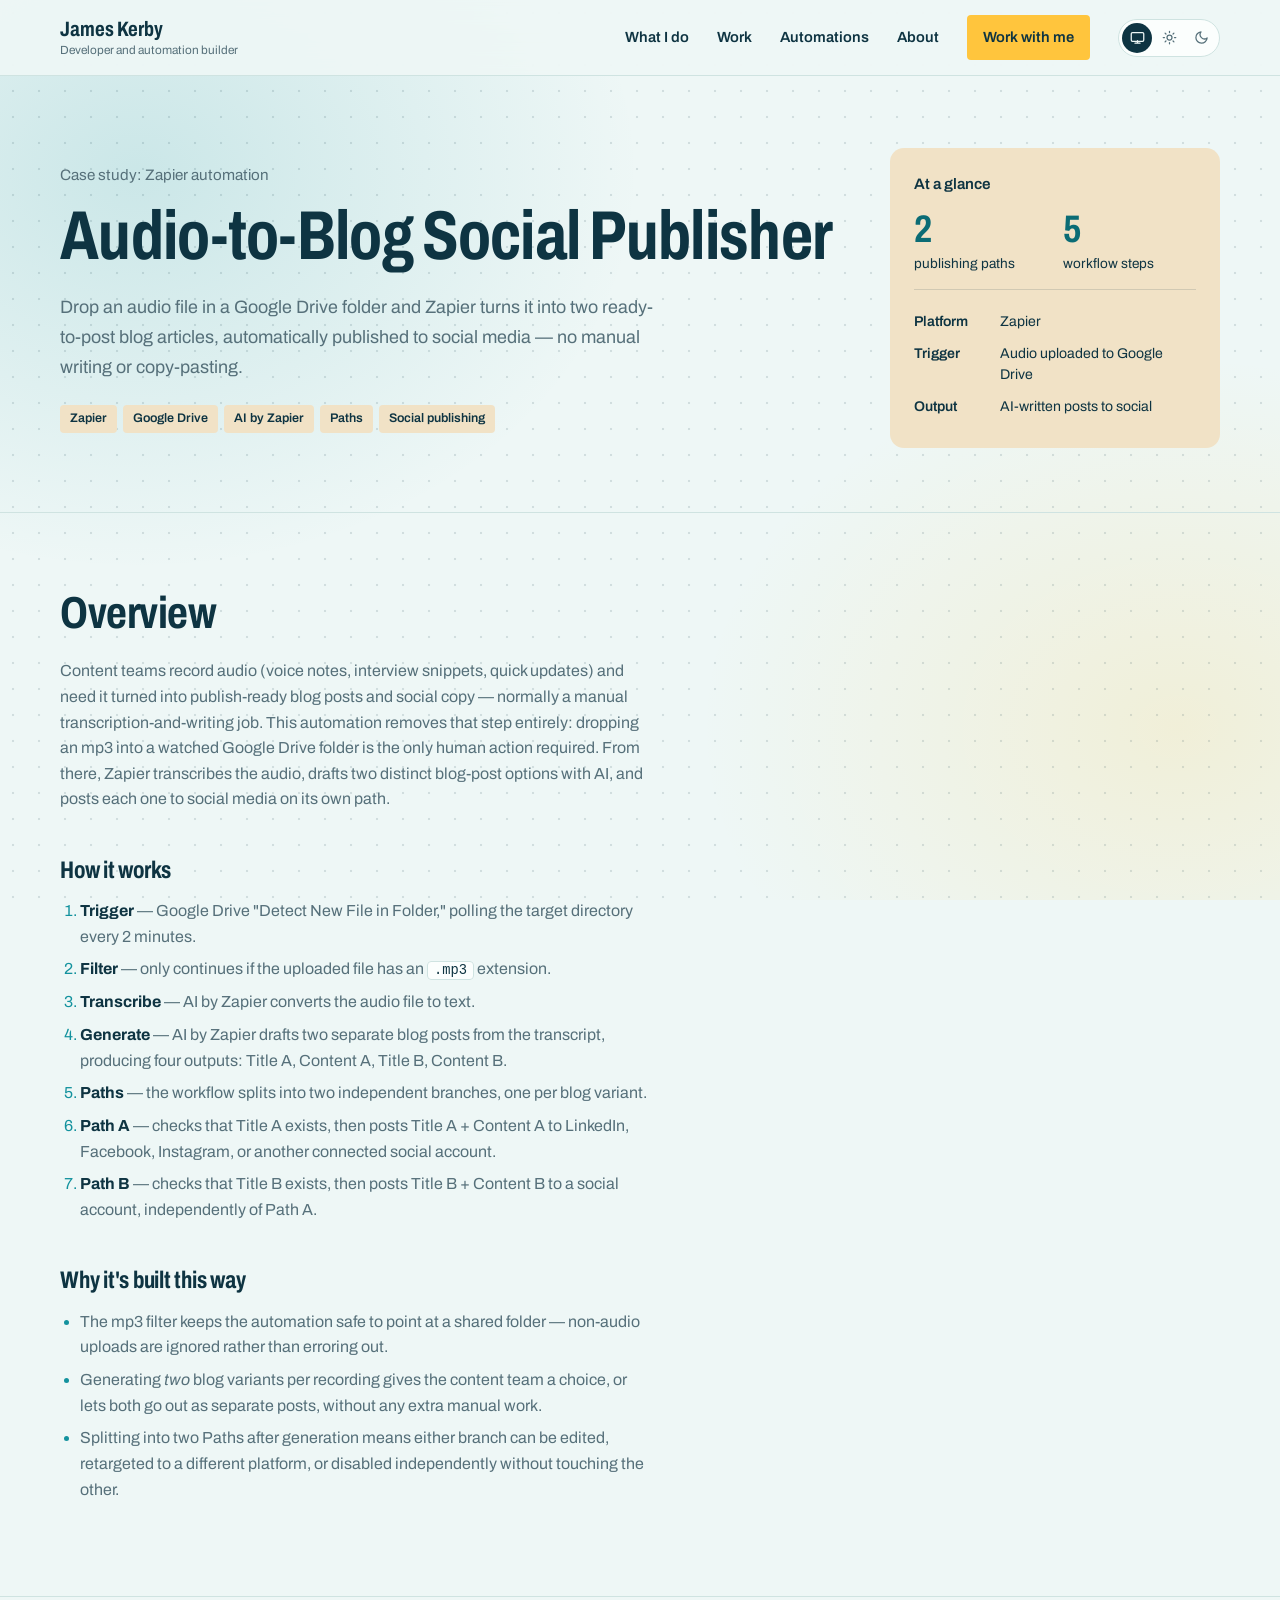
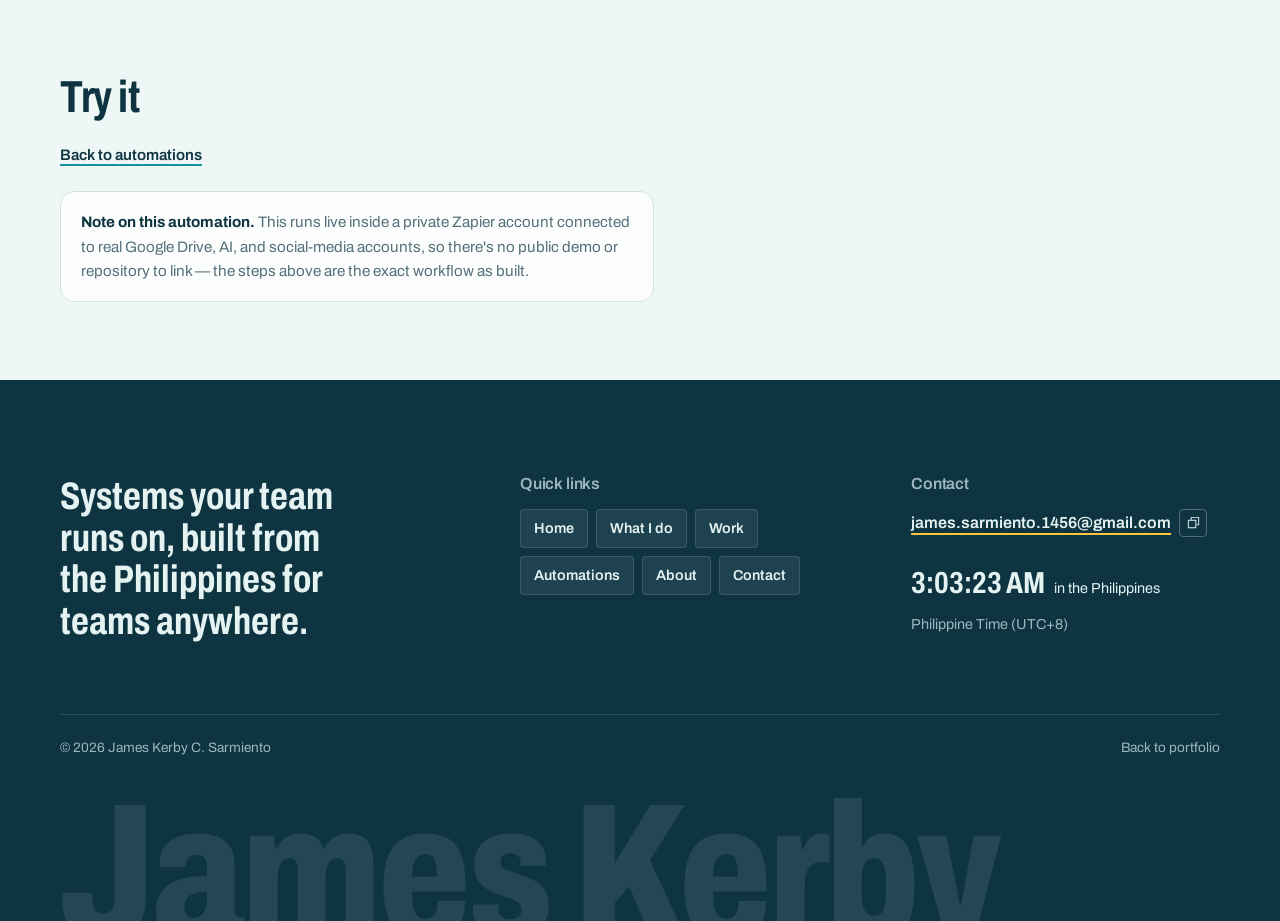
<file: projects/auto-audioblog.html>
<!DOCTYPE html>
<html lang="en">
<head>
<meta charset="UTF-8">
<script>(function(){try{var t=localStorage.getItem('portfolio-theme');if(t!=='light'&&t!=='dark')t='system';document.documentElement.setAttribute('data-theme',t);}catch(e){document.documentElement.setAttribute('data-theme','system');}})();</script>
<meta name="theme-color" content="#EEF7F6">
<meta name="color-scheme" content="light dark">
<meta name="viewport" content="width=device-width, initial-scale=1">
<title>Audio-to-Blog Social Publisher — Case Study — James Kerby C. Sarmiento</title>
<meta name="description" content="A Zapier automation that transcribes an uploaded audio file, generates two AI blog posts, and auto-publishes each to social media.">
<link rel="icon" href="../assets/img/favicon.svg" type="image/svg+xml">
<link rel="preconnect" href="https://fonts.googleapis.com">
<link rel="preconnect" href="https://fonts.gstatic.com" crossorigin>
<link href="https://fonts.googleapis.com/css2?family=Archivo:wdth,wght@62..125,400..800&display=swap" rel="stylesheet">
<link rel="stylesheet" href="../css/home.css?v=20261010">
<link rel="stylesheet" href="../css/case-study.css?v=20261010">
<script src="../js/portfolio.js?v=20261010" defer></script>
</head>
<body class="case-study">

<a class="skip-link" href="#main">Skip to content</a>
<header class="site-header">
  <div class="container header-inner">
    <a class="brand" href="../index.html" aria-label="James Kerby Sarmiento, home"><span class="brand-name">James Kerby<small>Developer and automation builder</small></span></a>
    <nav class="nav" id="nav" aria-label="Main navigation">
      <a href="../index.html#services">What I do</a><a href="../index.html#projects">Work</a><a href="../index.html#automations">Automations</a><a href="../index.html#about">About</a>
      <a class="nav-cta" href="../index.html#contact">Work with me</a>
    </nav>
    <div class="theme-switch" role="group" aria-label="Color theme">
      <button type="button" class="theme-switch-btn" data-theme-btn="system" aria-pressed="true" aria-label="Match system theme" title="System"><svg viewBox="0 0 24 24" fill="none" stroke="currentColor" stroke-width="2" stroke-linecap="round" stroke-linejoin="round"><rect x="2" y="4" width="20" height="14" rx="2"/><path d="M8 21h8M12 17v4"/></svg></button>
      <button type="button" class="theme-switch-btn" data-theme-btn="light" aria-pressed="false" aria-label="Light theme" title="Light"><svg viewBox="0 0 24 24" fill="none" stroke="currentColor" stroke-width="2" stroke-linecap="round"><circle cx="12" cy="12" r="4"/><path d="M12 2v2M12 20v2M4.93 4.93l1.41 1.41M17.66 17.66l1.41 1.41M2 12h2M20 12h2M4.93 19.07l1.41-1.41M17.66 6.34l1.41-1.41"/></svg></button>
      <button type="button" class="theme-switch-btn" data-theme-btn="dark" aria-pressed="false" aria-label="Dark theme" title="Dark"><svg viewBox="0 0 24 24" fill="none" stroke="currentColor" stroke-width="2" stroke-linecap="round" stroke-linejoin="round"><path d="M21 12.79A9 9 0 1 1 11.21 3 7 7 0 0 0 21 12.79z"/></svg></button>
    </div>
    <button class="nav-toggle" type="button" aria-label="Open menu" aria-expanded="false" aria-controls="nav"><span></span><span></span><span></span></button>
  </div>
</header>

<main id="main">

  <div class="casestudy-band">
    <div class="container band-grid">
      <div class="band-copy">
        <p class="eyebrow">Case study: Zapier automation</p>
        <h1>Audio-to-Blog Social Publisher</h1>
        <p class="lead">Drop an audio file in a Google Drive folder and Zapier turns it into two ready-to-post blog articles, automatically published to social media — no manual writing or copy-pasting.</p>
        <div class="chip-row">
          <span class="chip">Zapier</span><span class="chip">Google Drive</span>
          <span class="chip">AI by Zapier</span><span class="chip">Paths</span>
          <span class="chip">Social publishing</span>
        </div>
      </div>
      <aside class="glance" aria-label="At a glance"><p class="glance-label">At a glance</p><dl class="glance-stats"><div><dt>2</dt><dd>publishing paths</dd></div><div><dt>5</dt><dd>workflow steps</dd></div></dl><ul class="glance-rows"><li><span>Platform</span>Zapier</li><li><span>Trigger</span>Audio uploaded to Google Drive</li><li><span>Output</span>AI-written posts to social</li></ul></aside>
    </div>
  </div>

  <section class="section">
    <div class="container prose" data-reveal>
      <h2>Overview</h2>
      <p>
        Content teams record audio (voice notes, interview snippets, quick
        updates) and need it turned into publish-ready blog posts and social
        copy — normally a manual transcription-and-writing job. This
        automation removes that step entirely: dropping an mp3 into a
        watched Google Drive folder is the only human action required. From
        there, Zapier transcribes the audio, drafts two distinct blog-post
        options with AI, and posts each one to social media on its own path.
      </p>

      <h3>How it works</h3>
      <ol>
        <li><strong>Trigger</strong> — Google Drive "Detect New File in Folder," polling the target directory every 2 minutes.</li>
        <li><strong>Filter</strong> — only continues if the uploaded file has an <code>.mp3</code> extension.</li>
        <li><strong>Transcribe</strong> — AI by Zapier converts the audio file to text.</li>
        <li><strong>Generate</strong> — AI by Zapier drafts two separate blog posts from the transcript, producing four outputs: Title&nbsp;A, Content&nbsp;A, Title&nbsp;B, Content&nbsp;B.</li>
        <li><strong>Paths</strong> — the workflow splits into two independent branches, one per blog variant.</li>
        <li><strong>Path A</strong> — checks that Title&nbsp;A exists, then posts Title&nbsp;A + Content&nbsp;A to LinkedIn, Facebook, Instagram, or another connected social account.</li>
        <li><strong>Path B</strong> — checks that Title&nbsp;B exists, then posts Title&nbsp;B + Content&nbsp;B to a social account, independently of Path A.</li>
      </ol>

      <h3>Why it's built this way</h3>
      <ul>
        <li>The mp3 filter keeps the automation safe to point at a shared folder — non-audio uploads are ignored rather than erroring out.</li>
        <li>Generating <em>two</em> blog variants per recording gives the content team a choice, or lets both go out as separate posts, without any extra manual work.</li>
        <li>Splitting into two Paths after generation means either branch can be edited, retargeted to a different platform, or disabled independently without touching the other.</li>
      </ul>
    </div>
  </section>

  <section class="section">
    <div class="container prose" data-reveal>
      <h2>Try it</h2>
      <div class="btn-row">
        <a class="text-link" href="../index.html#automations">Back to automations</a>
      </div>
      <div class="note note--plain">
        <strong>Note on this automation.</strong> This runs live inside a private
        Zapier account connected to real Google Drive, AI, and social-media
        accounts, so there's no public demo or repository to link — the steps
        above are the exact workflow as built.
      </div>
    </div>
  </section>

</main>

<footer class="site-footer"><div class="container">
    <div class="footer-grid">
      <p class="footer-line">Systems your team runs on, built from the Philippines for teams anywhere.</p>
      <nav class="footer-col" aria-label="Quick links"><h2>Quick links</h2><ul class="footer-links"><li><a href="../index.html#top">Home</a></li><li><a href="../index.html#services">What I do</a></li><li><a href="../index.html#projects">Work</a></li><li><a href="../index.html#automations">Automations</a></li><li><a href="../index.html#about">About</a></li><li><a href="../index.html#contact">Contact</a></li></ul></nav>
      <div class="footer-col"><h2>Contact</h2><span class="email-row"><a class="footer-email" href="mailto:james.sarmiento.1456@gmail.com">james.sarmiento.1456@gmail.com</a><button class="copy-email" type="button" data-copy="james.sarmiento.1456@gmail.com" aria-label="Copy email address" title="Copy email address"><svg class="i-copy" viewBox="0 0 256 256" fill="currentColor" aria-hidden="true"><path d="M216,32H88a8,8,0,0,0-8,8V80H40a8,8,0,0,0-8,8V216a8,8,0,0,0,8,8H168a8,8,0,0,0,8-8V176h40a8,8,0,0,0,8-8V40A8,8,0,0,0,216,32ZM160,208H48V96H160Zm48-48H176V88a8,8,0,0,0-8-8H96V48H208Z"/></svg><svg class="i-check" viewBox="0 0 256 256" fill="currentColor" aria-hidden="true"><path d="M229.66,77.66l-128,128a8,8,0,0,1-11.32,0l-56-56a8,8,0,0,1,11.32-11.32L96,188.69,218.34,66.34a8,8,0,0,1,11.32,11.32Z"/></svg></button></span><p class="footer-clock"><time class="ph-clock">--:--</time> in the Philippines</p><p>Philippine Time (UTC+8)</p></div>
    </div>
    <div class="footer-bottom"><span>© <span id="year">2026</span> James Kerby C. Sarmiento</span><a href="../index.html">Back to portfolio</a></div>
    <p class="footer-sign" aria-hidden="true">James Kerby</p>
  </div></footer>

</body>
</html>
</file>
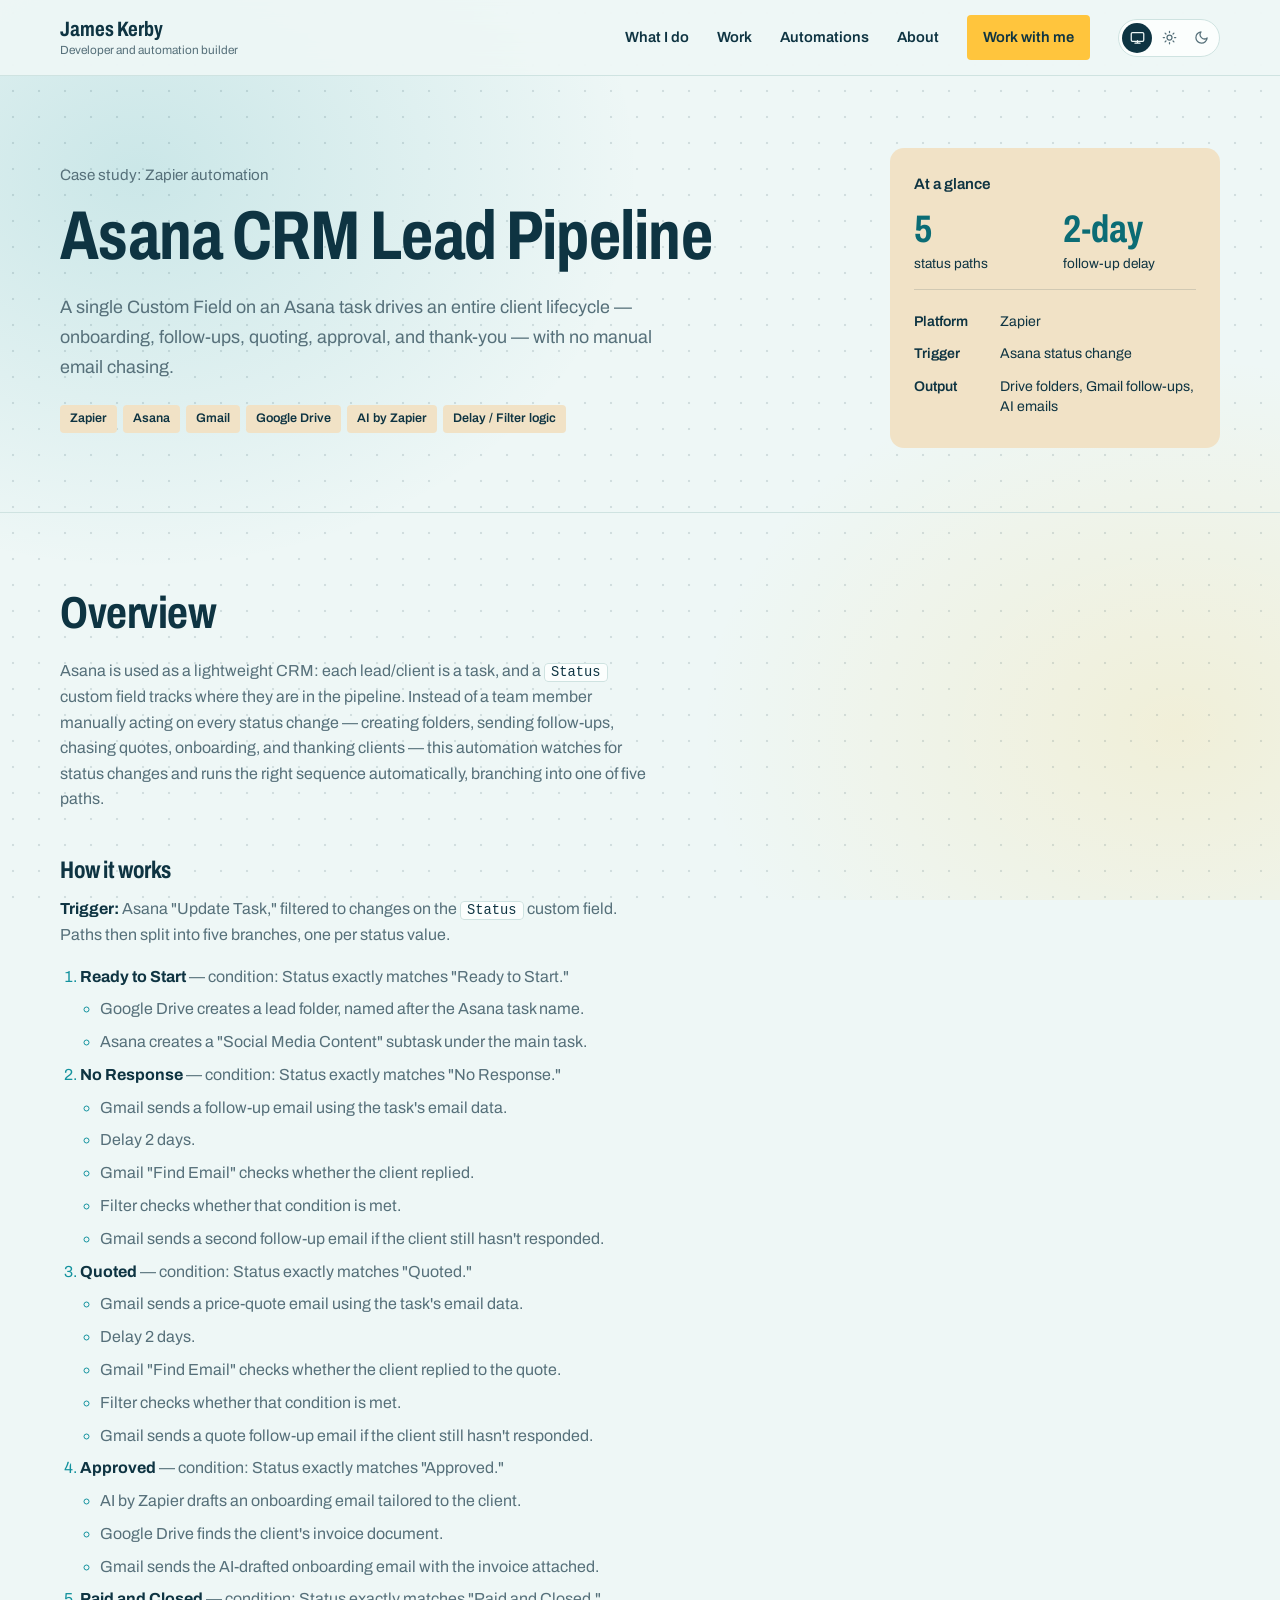
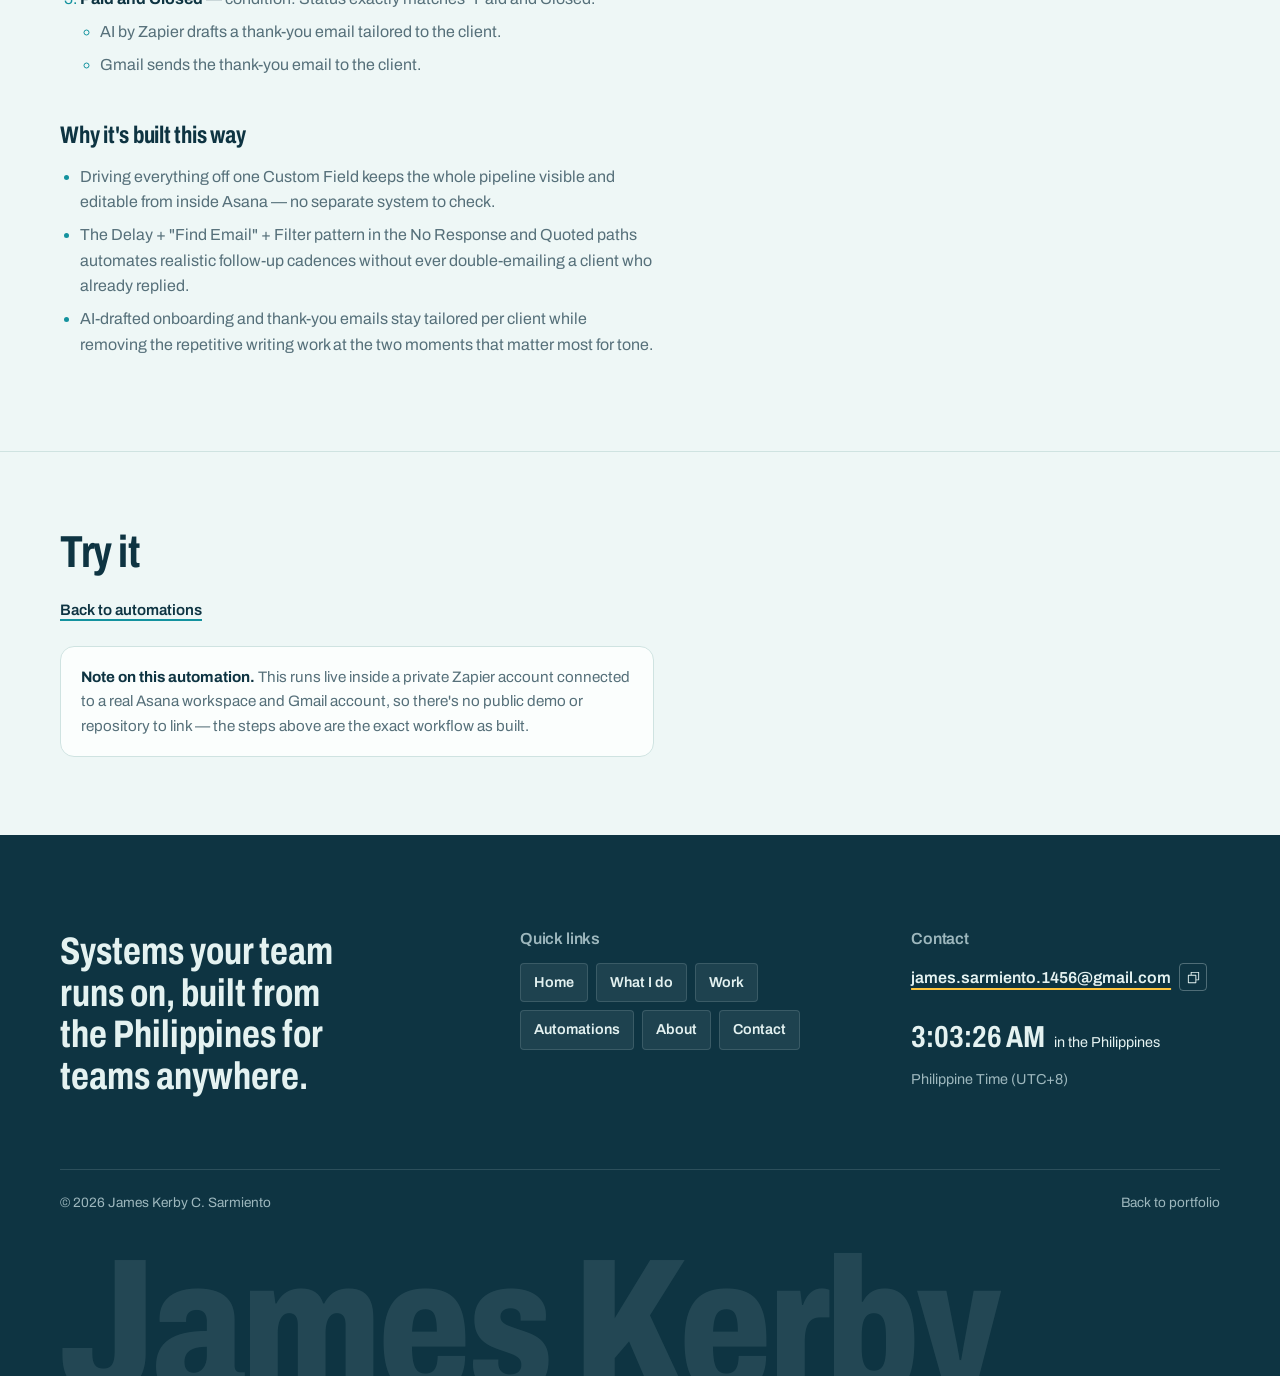
<file: projects/auto-crm.html>
<!DOCTYPE html>
<html lang="en">
<head>
<meta charset="UTF-8">
<script>(function(){try{var t=localStorage.getItem('portfolio-theme');if(t!=='light'&&t!=='dark')t='system';document.documentElement.setAttribute('data-theme',t);}catch(e){document.documentElement.setAttribute('data-theme','system');}})();</script>
<meta name="theme-color" content="#EEF7F6">
<meta name="color-scheme" content="light dark">
<meta name="viewport" content="width=device-width, initial-scale=1">
<title>Asana CRM Lead Pipeline — Case Study — James Kerby C. Sarmiento</title>
<meta name="description" content="A Zapier automation that turns an Asana task's status into a full CRM lifecycle: onboarding folders, timed follow-ups, quotes, and AI-drafted emails.">
<link rel="icon" href="../assets/img/favicon.svg" type="image/svg+xml">
<link rel="preconnect" href="https://fonts.googleapis.com">
<link rel="preconnect" href="https://fonts.gstatic.com" crossorigin>
<link href="https://fonts.googleapis.com/css2?family=Archivo:wdth,wght@62..125,400..800&display=swap" rel="stylesheet">
<link rel="stylesheet" href="../css/home.css?v=20261010">
<link rel="stylesheet" href="../css/case-study.css?v=20261010">
<script src="../js/portfolio.js?v=20261010" defer></script>
</head>
<body class="case-study">

<a class="skip-link" href="#main">Skip to content</a>
<header class="site-header">
  <div class="container header-inner">
    <a class="brand" href="../index.html" aria-label="James Kerby Sarmiento, home"><span class="brand-name">James Kerby<small>Developer and automation builder</small></span></a>
    <nav class="nav" id="nav" aria-label="Main navigation">
      <a href="../index.html#services">What I do</a><a href="../index.html#projects">Work</a><a href="../index.html#automations">Automations</a><a href="../index.html#about">About</a>
      <a class="nav-cta" href="../index.html#contact">Work with me</a>
    </nav>
    <div class="theme-switch" role="group" aria-label="Color theme">
      <button type="button" class="theme-switch-btn" data-theme-btn="system" aria-pressed="true" aria-label="Match system theme" title="System"><svg viewBox="0 0 24 24" fill="none" stroke="currentColor" stroke-width="2" stroke-linecap="round" stroke-linejoin="round"><rect x="2" y="4" width="20" height="14" rx="2"/><path d="M8 21h8M12 17v4"/></svg></button>
      <button type="button" class="theme-switch-btn" data-theme-btn="light" aria-pressed="false" aria-label="Light theme" title="Light"><svg viewBox="0 0 24 24" fill="none" stroke="currentColor" stroke-width="2" stroke-linecap="round"><circle cx="12" cy="12" r="4"/><path d="M12 2v2M12 20v2M4.93 4.93l1.41 1.41M17.66 17.66l1.41 1.41M2 12h2M20 12h2M4.93 19.07l1.41-1.41M17.66 6.34l1.41-1.41"/></svg></button>
      <button type="button" class="theme-switch-btn" data-theme-btn="dark" aria-pressed="false" aria-label="Dark theme" title="Dark"><svg viewBox="0 0 24 24" fill="none" stroke="currentColor" stroke-width="2" stroke-linecap="round" stroke-linejoin="round"><path d="M21 12.79A9 9 0 1 1 11.21 3 7 7 0 0 0 21 12.79z"/></svg></button>
    </div>
    <button class="nav-toggle" type="button" aria-label="Open menu" aria-expanded="false" aria-controls="nav"><span></span><span></span><span></span></button>
  </div>
</header>

<main id="main">

  <div class="casestudy-band">
    <div class="container band-grid">
      <div class="band-copy">
        <p class="eyebrow">Case study: Zapier automation</p>
        <h1>Asana CRM Lead Pipeline</h1>
        <p class="lead">A single Custom Field on an Asana task drives an entire client lifecycle — onboarding, follow-ups, quoting, approval, and thank-you — with no manual email chasing.</p>
        <div class="chip-row">
          <span class="chip">Zapier</span><span class="chip">Asana</span>
          <span class="chip">Gmail</span><span class="chip">Google Drive</span>
          <span class="chip">AI by Zapier</span><span class="chip">Delay / Filter logic</span>
        </div>
      </div>
      <aside class="glance" aria-label="At a glance"><p class="glance-label">At a glance</p><dl class="glance-stats"><div><dt>5</dt><dd>status paths</dd></div><div><dt>2-day</dt><dd>follow-up delay</dd></div></dl><ul class="glance-rows"><li><span>Platform</span>Zapier</li><li><span>Trigger</span>Asana status change</li><li><span>Output</span>Drive folders, Gmail follow-ups, AI emails</li></ul></aside>
    </div>
  </div>

  <section class="section">
    <div class="container prose" data-reveal>
      <h2>Overview</h2>
      <p>
        Asana is used as a lightweight CRM: each lead/client is a task, and a
        <code>Status</code> custom field tracks where they are in the
        pipeline. Instead of a team member manually acting on every status
        change — creating folders, sending follow-ups, chasing quotes,
        onboarding, and thanking clients — this automation watches for status
        changes and runs the right sequence automatically, branching into one
        of five paths.
      </p>

      <h3>How it works</h3>
      <p><strong>Trigger:</strong> Asana "Update Task," filtered to changes on the <code>Status</code> custom field. Paths then split into five branches, one per status value.</p>
      <ol>
        <li>
          <strong>Ready to Start</strong> — condition: Status exactly matches "Ready to Start."
          <ul>
            <li>Google Drive creates a lead folder, named after the Asana task name.</li>
            <li>Asana creates a "Social Media Content" subtask under the main task.</li>
          </ul>
        </li>
        <li>
          <strong>No Response</strong> — condition: Status exactly matches "No Response."
          <ul>
            <li>Gmail sends a follow-up email using the task's email data.</li>
            <li>Delay 2 days.</li>
            <li>Gmail "Find Email" checks whether the client replied.</li>
            <li>Filter checks whether that condition is met.</li>
            <li>Gmail sends a second follow-up email if the client still hasn't responded.</li>
          </ul>
        </li>
        <li>
          <strong>Quoted</strong> — condition: Status exactly matches "Quoted."
          <ul>
            <li>Gmail sends a price-quote email using the task's email data.</li>
            <li>Delay 2 days.</li>
            <li>Gmail "Find Email" checks whether the client replied to the quote.</li>
            <li>Filter checks whether that condition is met.</li>
            <li>Gmail sends a quote follow-up email if the client still hasn't responded.</li>
          </ul>
        </li>
        <li>
          <strong>Approved</strong> — condition: Status exactly matches "Approved."
          <ul>
            <li>AI by Zapier drafts an onboarding email tailored to the client.</li>
            <li>Google Drive finds the client's invoice document.</li>
            <li>Gmail sends the AI-drafted onboarding email with the invoice attached.</li>
          </ul>
        </li>
        <li>
          <strong>Paid and Closed</strong> — condition: Status exactly matches "Paid and Closed."
          <ul>
            <li>AI by Zapier drafts a thank-you email tailored to the client.</li>
            <li>Gmail sends the thank-you email to the client.</li>
          </ul>
        </li>
      </ol>

      <h3>Why it's built this way</h3>
      <ul>
        <li>Driving everything off one Custom Field keeps the whole pipeline visible and editable from inside Asana — no separate system to check.</li>
        <li>The Delay + "Find Email" + Filter pattern in the No Response and Quoted paths automates realistic follow-up cadences without ever double-emailing a client who already replied.</li>
        <li>AI-drafted onboarding and thank-you emails stay tailored per client while removing the repetitive writing work at the two moments that matter most for tone.</li>
      </ul>
    </div>
  </section>

  <section class="section">
    <div class="container prose" data-reveal>
      <h2>Try it</h2>
      <div class="btn-row">
        <a class="text-link" href="../index.html#automations">Back to automations</a>
      </div>
      <div class="note note--plain">
        <strong>Note on this automation.</strong> This runs live inside a private
        Zapier account connected to a real Asana workspace and Gmail account,
        so there's no public demo or repository to link — the steps above are
        the exact workflow as built.
      </div>
    </div>
  </section>

</main>

<footer class="site-footer"><div class="container">
    <div class="footer-grid">
      <p class="footer-line">Systems your team runs on, built from the Philippines for teams anywhere.</p>
      <nav class="footer-col" aria-label="Quick links"><h2>Quick links</h2><ul class="footer-links"><li><a href="../index.html#top">Home</a></li><li><a href="../index.html#services">What I do</a></li><li><a href="../index.html#projects">Work</a></li><li><a href="../index.html#automations">Automations</a></li><li><a href="../index.html#about">About</a></li><li><a href="../index.html#contact">Contact</a></li></ul></nav>
      <div class="footer-col"><h2>Contact</h2><span class="email-row"><a class="footer-email" href="mailto:james.sarmiento.1456@gmail.com">james.sarmiento.1456@gmail.com</a><button class="copy-email" type="button" data-copy="james.sarmiento.1456@gmail.com" aria-label="Copy email address" title="Copy email address"><svg class="i-copy" viewBox="0 0 256 256" fill="currentColor" aria-hidden="true"><path d="M216,32H88a8,8,0,0,0-8,8V80H40a8,8,0,0,0-8,8V216a8,8,0,0,0,8,8H168a8,8,0,0,0,8-8V176h40a8,8,0,0,0,8-8V40A8,8,0,0,0,216,32ZM160,208H48V96H160Zm48-48H176V88a8,8,0,0,0-8-8H96V48H208Z"/></svg><svg class="i-check" viewBox="0 0 256 256" fill="currentColor" aria-hidden="true"><path d="M229.66,77.66l-128,128a8,8,0,0,1-11.32,0l-56-56a8,8,0,0,1,11.32-11.32L96,188.69,218.34,66.34a8,8,0,0,1,11.32,11.32Z"/></svg></button></span><p class="footer-clock"><time class="ph-clock">--:--</time> in the Philippines</p><p>Philippine Time (UTC+8)</p></div>
    </div>
    <div class="footer-bottom"><span>© <span id="year">2026</span> James Kerby C. Sarmiento</span><a href="../index.html">Back to portfolio</a></div>
    <p class="footer-sign" aria-hidden="true">James Kerby</p>
  </div></footer>

</body>
</html>
</file>
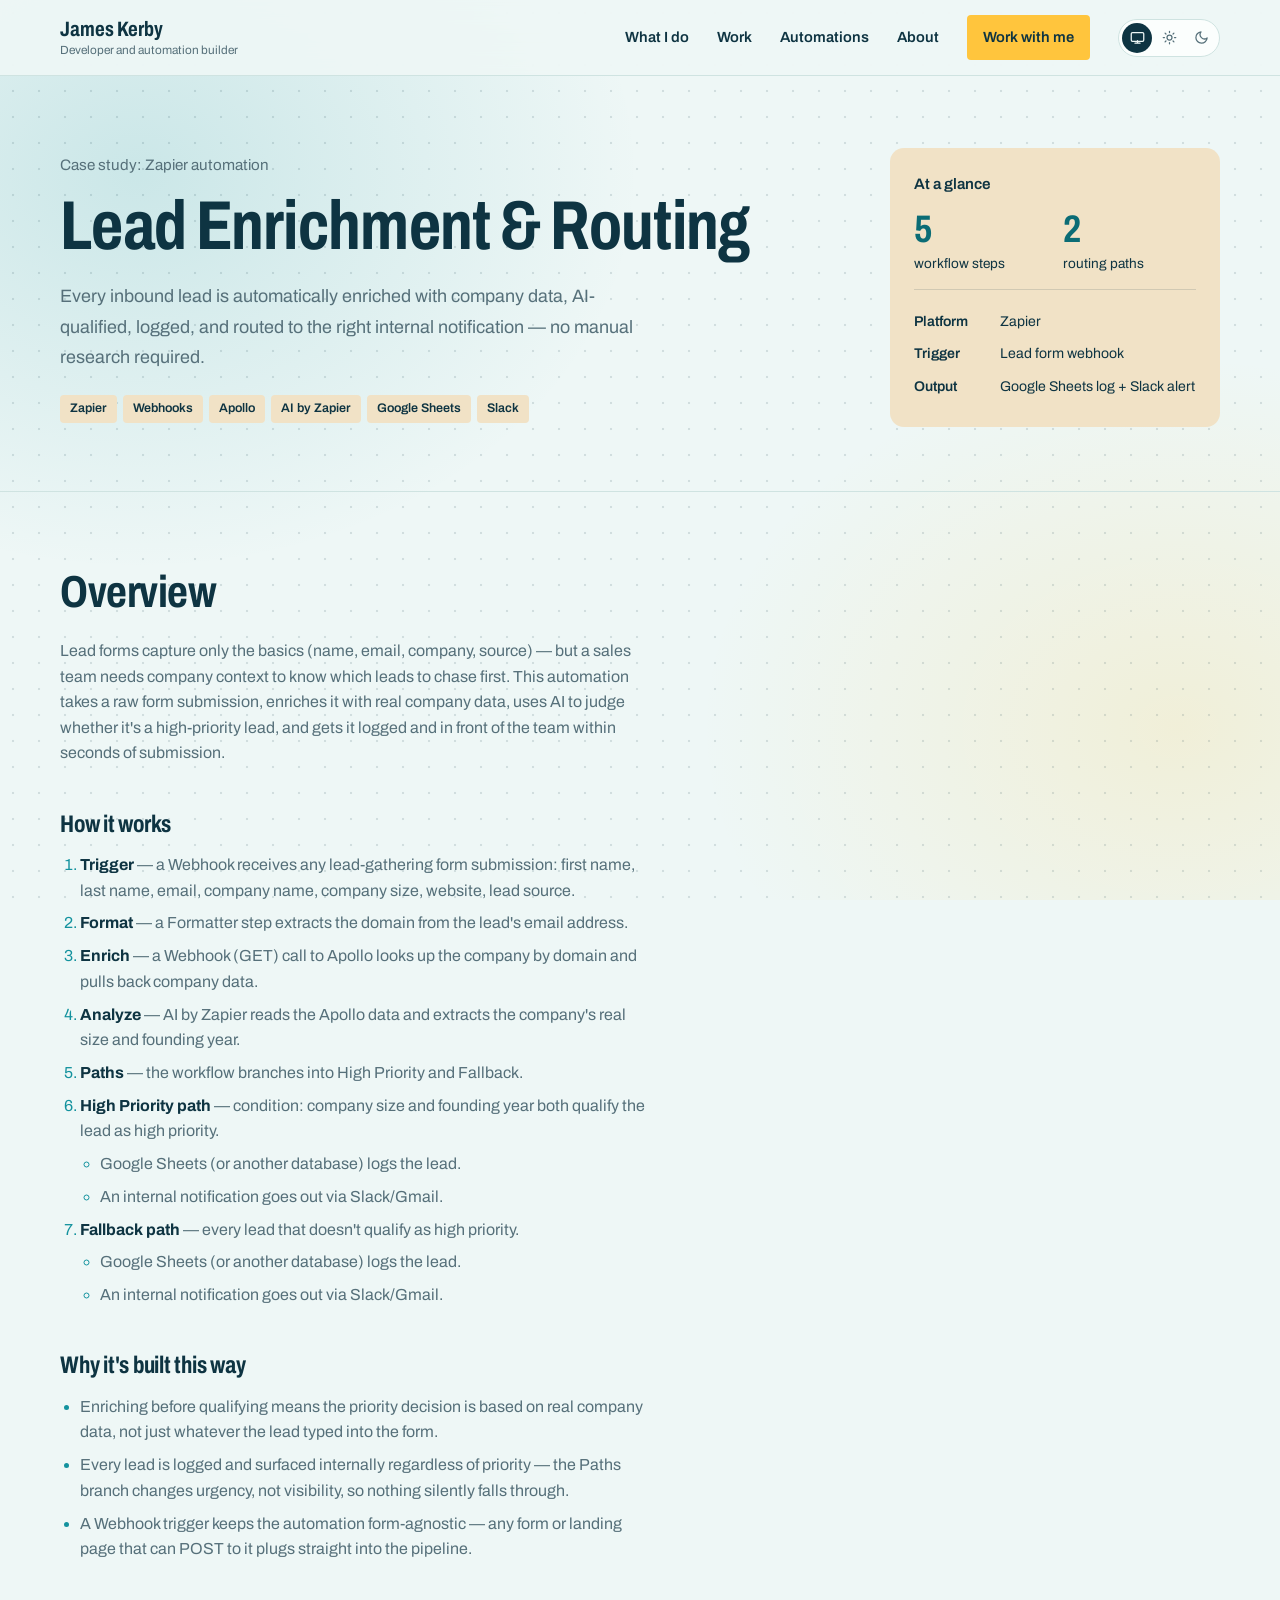
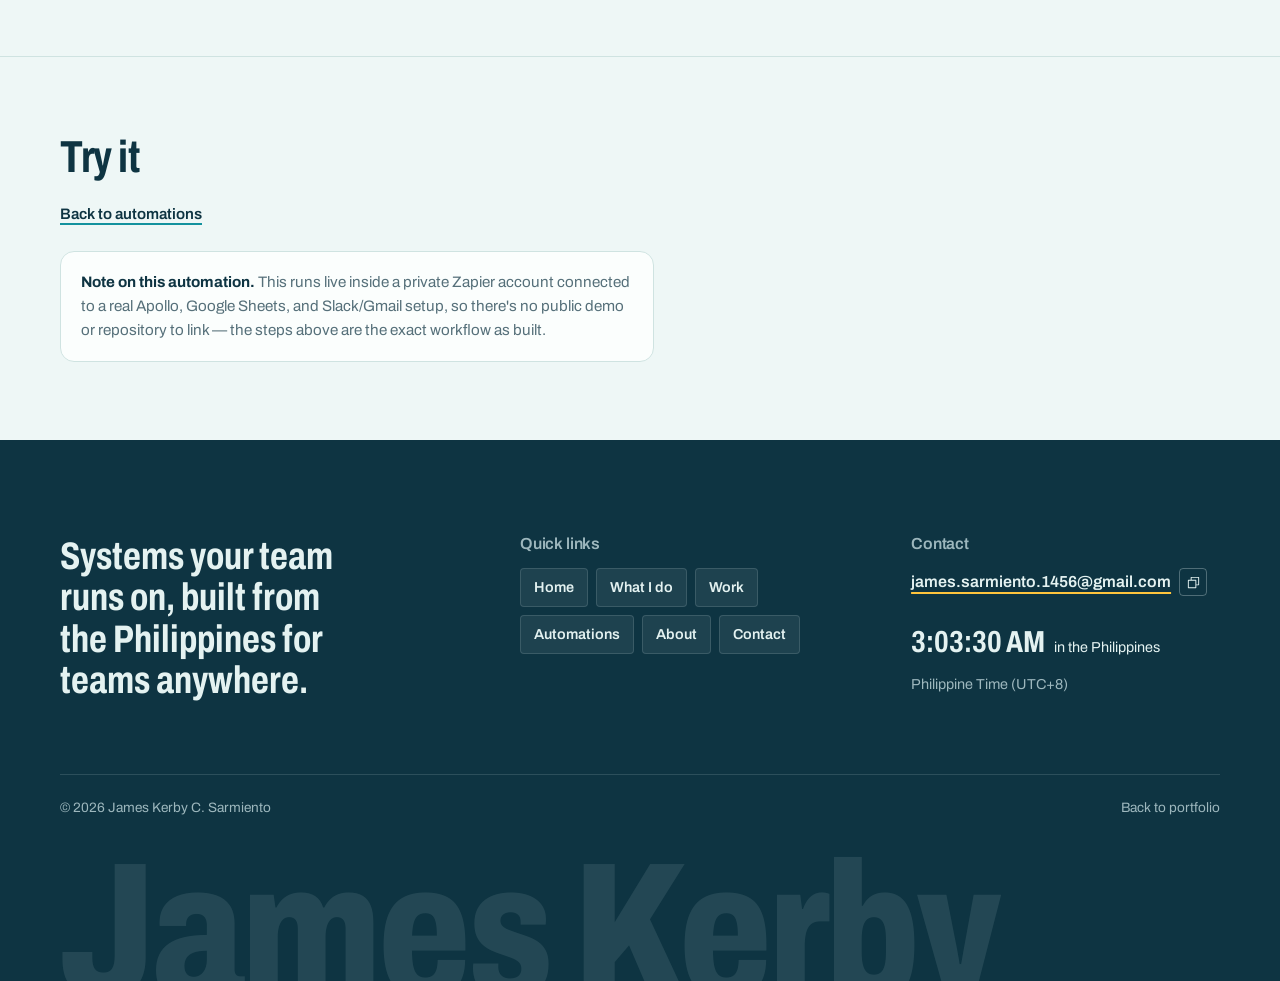
<file: projects/auto-leadgen.html>
<!DOCTYPE html>
<html lang="en">
<head>
<meta charset="UTF-8">
<script>(function(){try{var t=localStorage.getItem('portfolio-theme');if(t!=='light'&&t!=='dark')t='system';document.documentElement.setAttribute('data-theme',t);}catch(e){document.documentElement.setAttribute('data-theme','system');}})();</script>
<meta name="theme-color" content="#EEF7F6">
<meta name="color-scheme" content="light dark">
<meta name="viewport" content="width=device-width, initial-scale=1">
<title>Lead Enrichment &amp; Routing — Case Study — James Kerby C. Sarmiento</title>
<meta name="description" content="A Zapier automation that enriches inbound leads via Apollo, qualifies them with AI, and routes high-priority leads straight to the team.">
<link rel="icon" href="../assets/img/favicon.svg" type="image/svg+xml">
<link rel="preconnect" href="https://fonts.googleapis.com">
<link rel="preconnect" href="https://fonts.gstatic.com" crossorigin>
<link href="https://fonts.googleapis.com/css2?family=Archivo:wdth,wght@62..125,400..800&display=swap" rel="stylesheet">
<link rel="stylesheet" href="../css/home.css?v=20261010">
<link rel="stylesheet" href="../css/case-study.css?v=20261010">
<script src="../js/portfolio.js?v=20261010" defer></script>
</head>
<body class="case-study">

<a class="skip-link" href="#main">Skip to content</a>
<header class="site-header">
  <div class="container header-inner">
    <a class="brand" href="../index.html" aria-label="James Kerby Sarmiento, home"><span class="brand-name">James Kerby<small>Developer and automation builder</small></span></a>
    <nav class="nav" id="nav" aria-label="Main navigation">
      <a href="../index.html#services">What I do</a><a href="../index.html#projects">Work</a><a href="../index.html#automations">Automations</a><a href="../index.html#about">About</a>
      <a class="nav-cta" href="../index.html#contact">Work with me</a>
    </nav>
    <div class="theme-switch" role="group" aria-label="Color theme">
      <button type="button" class="theme-switch-btn" data-theme-btn="system" aria-pressed="true" aria-label="Match system theme" title="System"><svg viewBox="0 0 24 24" fill="none" stroke="currentColor" stroke-width="2" stroke-linecap="round" stroke-linejoin="round"><rect x="2" y="4" width="20" height="14" rx="2"/><path d="M8 21h8M12 17v4"/></svg></button>
      <button type="button" class="theme-switch-btn" data-theme-btn="light" aria-pressed="false" aria-label="Light theme" title="Light"><svg viewBox="0 0 24 24" fill="none" stroke="currentColor" stroke-width="2" stroke-linecap="round"><circle cx="12" cy="12" r="4"/><path d="M12 2v2M12 20v2M4.93 4.93l1.41 1.41M17.66 17.66l1.41 1.41M2 12h2M20 12h2M4.93 19.07l1.41-1.41M17.66 6.34l1.41-1.41"/></svg></button>
      <button type="button" class="theme-switch-btn" data-theme-btn="dark" aria-pressed="false" aria-label="Dark theme" title="Dark"><svg viewBox="0 0 24 24" fill="none" stroke="currentColor" stroke-width="2" stroke-linecap="round" stroke-linejoin="round"><path d="M21 12.79A9 9 0 1 1 11.21 3 7 7 0 0 0 21 12.79z"/></svg></button>
    </div>
    <button class="nav-toggle" type="button" aria-label="Open menu" aria-expanded="false" aria-controls="nav"><span></span><span></span><span></span></button>
  </div>
</header>

<main id="main">

  <div class="casestudy-band">
    <div class="container band-grid">
      <div class="band-copy">
        <p class="eyebrow">Case study: Zapier automation</p>
        <h1>Lead Enrichment &amp; Routing</h1>
        <p class="lead">Every inbound lead is automatically enriched with company data, AI-qualified, logged, and routed to the right internal notification — no manual research required.</p>
        <div class="chip-row">
          <span class="chip">Zapier</span><span class="chip">Webhooks</span>
          <span class="chip">Apollo</span><span class="chip">AI by Zapier</span>
          <span class="chip">Google Sheets</span><span class="chip">Slack</span>
        </div>
      </div>
      <aside class="glance" aria-label="At a glance"><p class="glance-label">At a glance</p><dl class="glance-stats"><div><dt>5</dt><dd>workflow steps</dd></div><div><dt>2</dt><dd>routing paths</dd></div></dl><ul class="glance-rows"><li><span>Platform</span>Zapier</li><li><span>Trigger</span>Lead form webhook</li><li><span>Output</span>Google Sheets log + Slack alert</li></ul></aside>
    </div>
  </div>

  <section class="section">
    <div class="container prose" data-reveal>
      <h2>Overview</h2>
      <p>
        Lead forms capture only the basics (name, email, company, source) —
        but a sales team needs company context to know which leads to chase
        first. This automation takes a raw form submission, enriches it with
        real company data, uses AI to judge whether it's a high-priority
        lead, and gets it logged and in front of the team within seconds of
        submission.
      </p>

      <h3>How it works</h3>
      <ol>
        <li><strong>Trigger</strong> — a Webhook receives any lead-gathering form submission: first name, last name, email, company name, company size, website, lead source.</li>
        <li><strong>Format</strong> — a Formatter step extracts the domain from the lead's email address.</li>
        <li><strong>Enrich</strong> — a Webhook (GET) call to Apollo looks up the company by domain and pulls back company data.</li>
        <li><strong>Analyze</strong> — AI by Zapier reads the Apollo data and extracts the company's real size and founding year.</li>
        <li><strong>Paths</strong> — the workflow branches into High Priority and Fallback.</li>
        <li>
          <strong>High Priority path</strong> — condition: company size and founding year both qualify the lead as high priority.
          <ul>
            <li>Google Sheets (or another database) logs the lead.</li>
            <li>An internal notification goes out via Slack/Gmail.</li>
          </ul>
        </li>
        <li>
          <strong>Fallback path</strong> — every lead that doesn't qualify as high priority.
          <ul>
            <li>Google Sheets (or another database) logs the lead.</li>
            <li>An internal notification goes out via Slack/Gmail.</li>
          </ul>
        </li>
      </ol>

      <h3>Why it's built this way</h3>
      <ul>
        <li>Enriching before qualifying means the priority decision is based on real company data, not just whatever the lead typed into the form.</li>
        <li>Every lead is logged and surfaced internally regardless of priority — the Paths branch changes urgency, not visibility, so nothing silently falls through.</li>
        <li>A Webhook trigger keeps the automation form-agnostic — any form or landing page that can POST to it plugs straight into the pipeline.</li>
      </ul>
    </div>
  </section>

  <section class="section">
    <div class="container prose" data-reveal>
      <h2>Try it</h2>
      <div class="btn-row">
        <a class="text-link" href="../index.html#automations">Back to automations</a>
      </div>
      <div class="note note--plain">
        <strong>Note on this automation.</strong> This runs live inside a private
        Zapier account connected to a real Apollo, Google Sheets, and
        Slack/Gmail setup, so there's no public demo or repository to link —
        the steps above are the exact workflow as built.
      </div>
    </div>
  </section>

</main>

<footer class="site-footer"><div class="container">
    <div class="footer-grid">
      <p class="footer-line">Systems your team runs on, built from the Philippines for teams anywhere.</p>
      <nav class="footer-col" aria-label="Quick links"><h2>Quick links</h2><ul class="footer-links"><li><a href="../index.html#top">Home</a></li><li><a href="../index.html#services">What I do</a></li><li><a href="../index.html#projects">Work</a></li><li><a href="../index.html#automations">Automations</a></li><li><a href="../index.html#about">About</a></li><li><a href="../index.html#contact">Contact</a></li></ul></nav>
      <div class="footer-col"><h2>Contact</h2><span class="email-row"><a class="footer-email" href="mailto:james.sarmiento.1456@gmail.com">james.sarmiento.1456@gmail.com</a><button class="copy-email" type="button" data-copy="james.sarmiento.1456@gmail.com" aria-label="Copy email address" title="Copy email address"><svg class="i-copy" viewBox="0 0 256 256" fill="currentColor" aria-hidden="true"><path d="M216,32H88a8,8,0,0,0-8,8V80H40a8,8,0,0,0-8,8V216a8,8,0,0,0,8,8H168a8,8,0,0,0,8-8V176h40a8,8,0,0,0,8-8V40A8,8,0,0,0,216,32ZM160,208H48V96H160Zm48-48H176V88a8,8,0,0,0-8-8H96V48H208Z"/></svg><svg class="i-check" viewBox="0 0 256 256" fill="currentColor" aria-hidden="true"><path d="M229.66,77.66l-128,128a8,8,0,0,1-11.32,0l-56-56a8,8,0,0,1,11.32-11.32L96,188.69,218.34,66.34a8,8,0,0,1,11.32,11.32Z"/></svg></button></span><p class="footer-clock"><time class="ph-clock">--:--</time> in the Philippines</p><p>Philippine Time (UTC+8)</p></div>
    </div>
    <div class="footer-bottom"><span>© <span id="year">2026</span> James Kerby C. Sarmiento</span><a href="../index.html">Back to portfolio</a></div>
    <p class="footer-sign" aria-hidden="true">James Kerby</p>
  </div></footer>

</body>
</html>
</file>
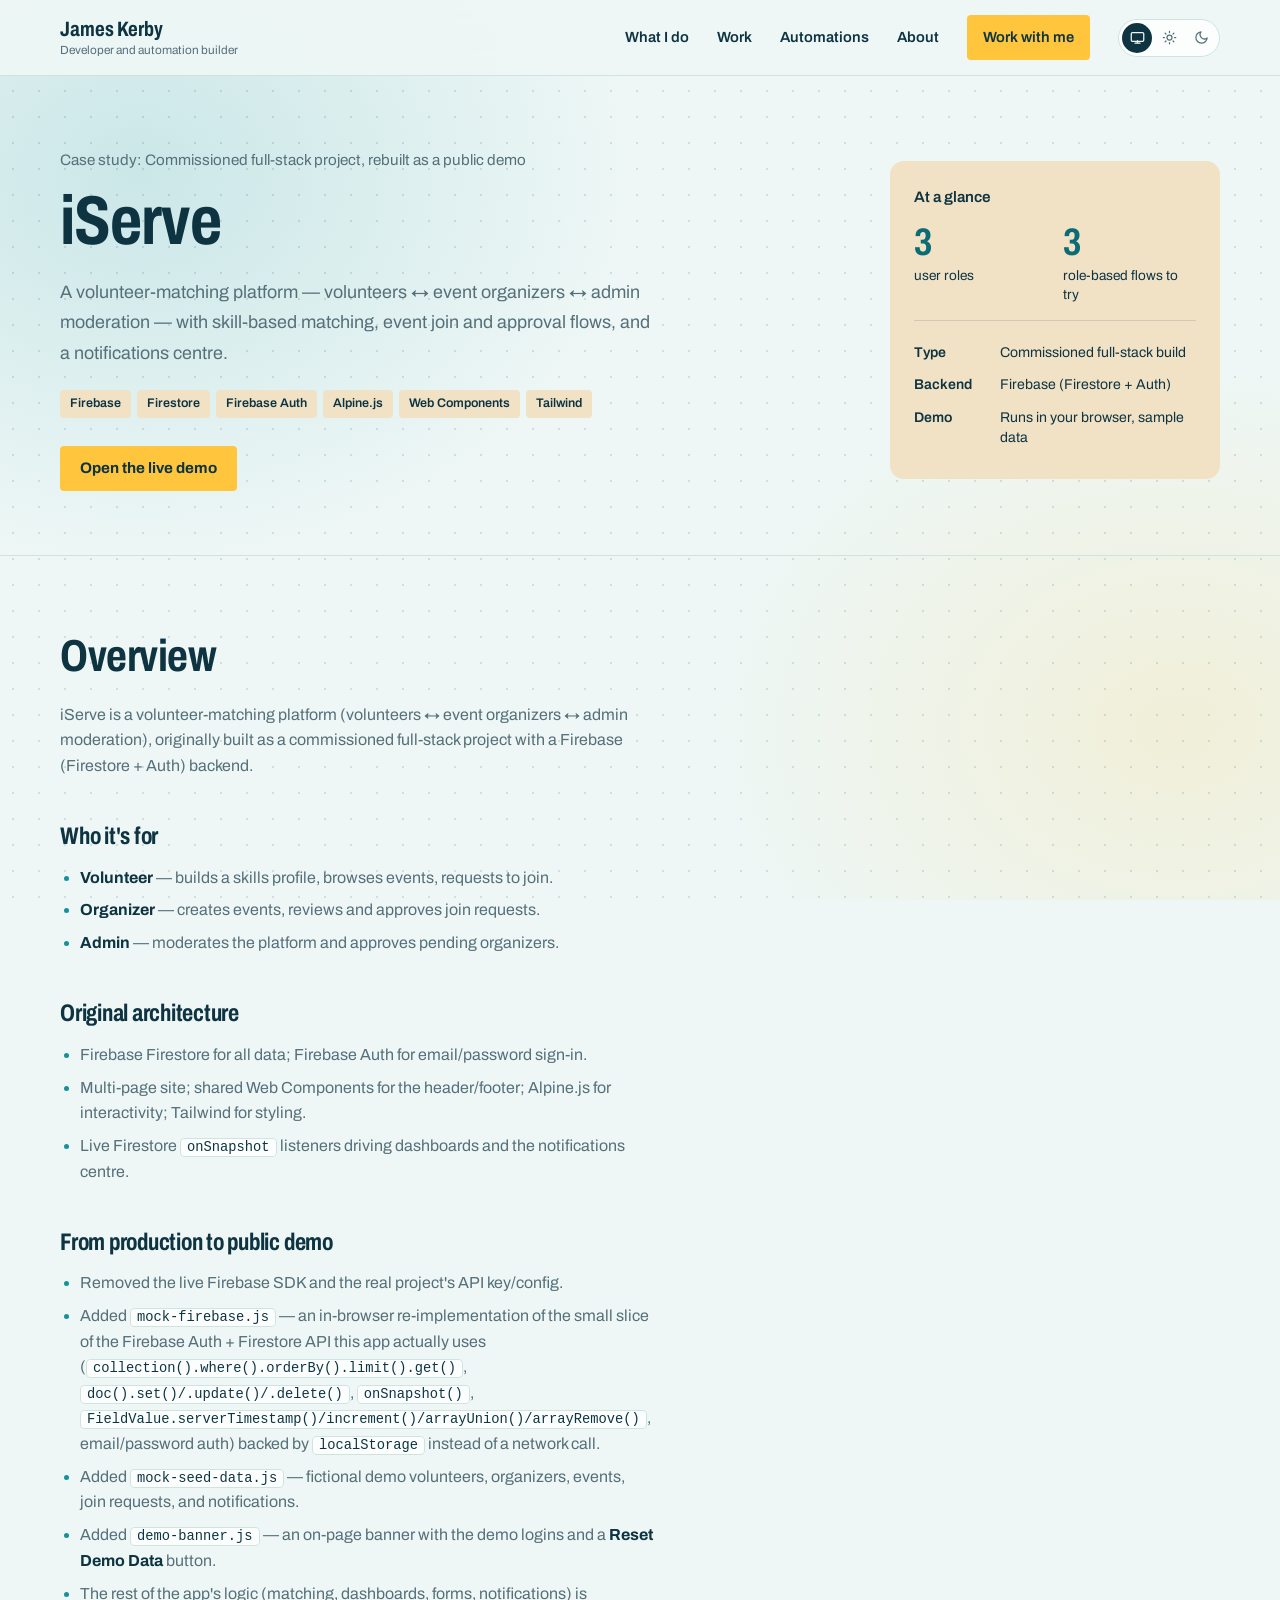
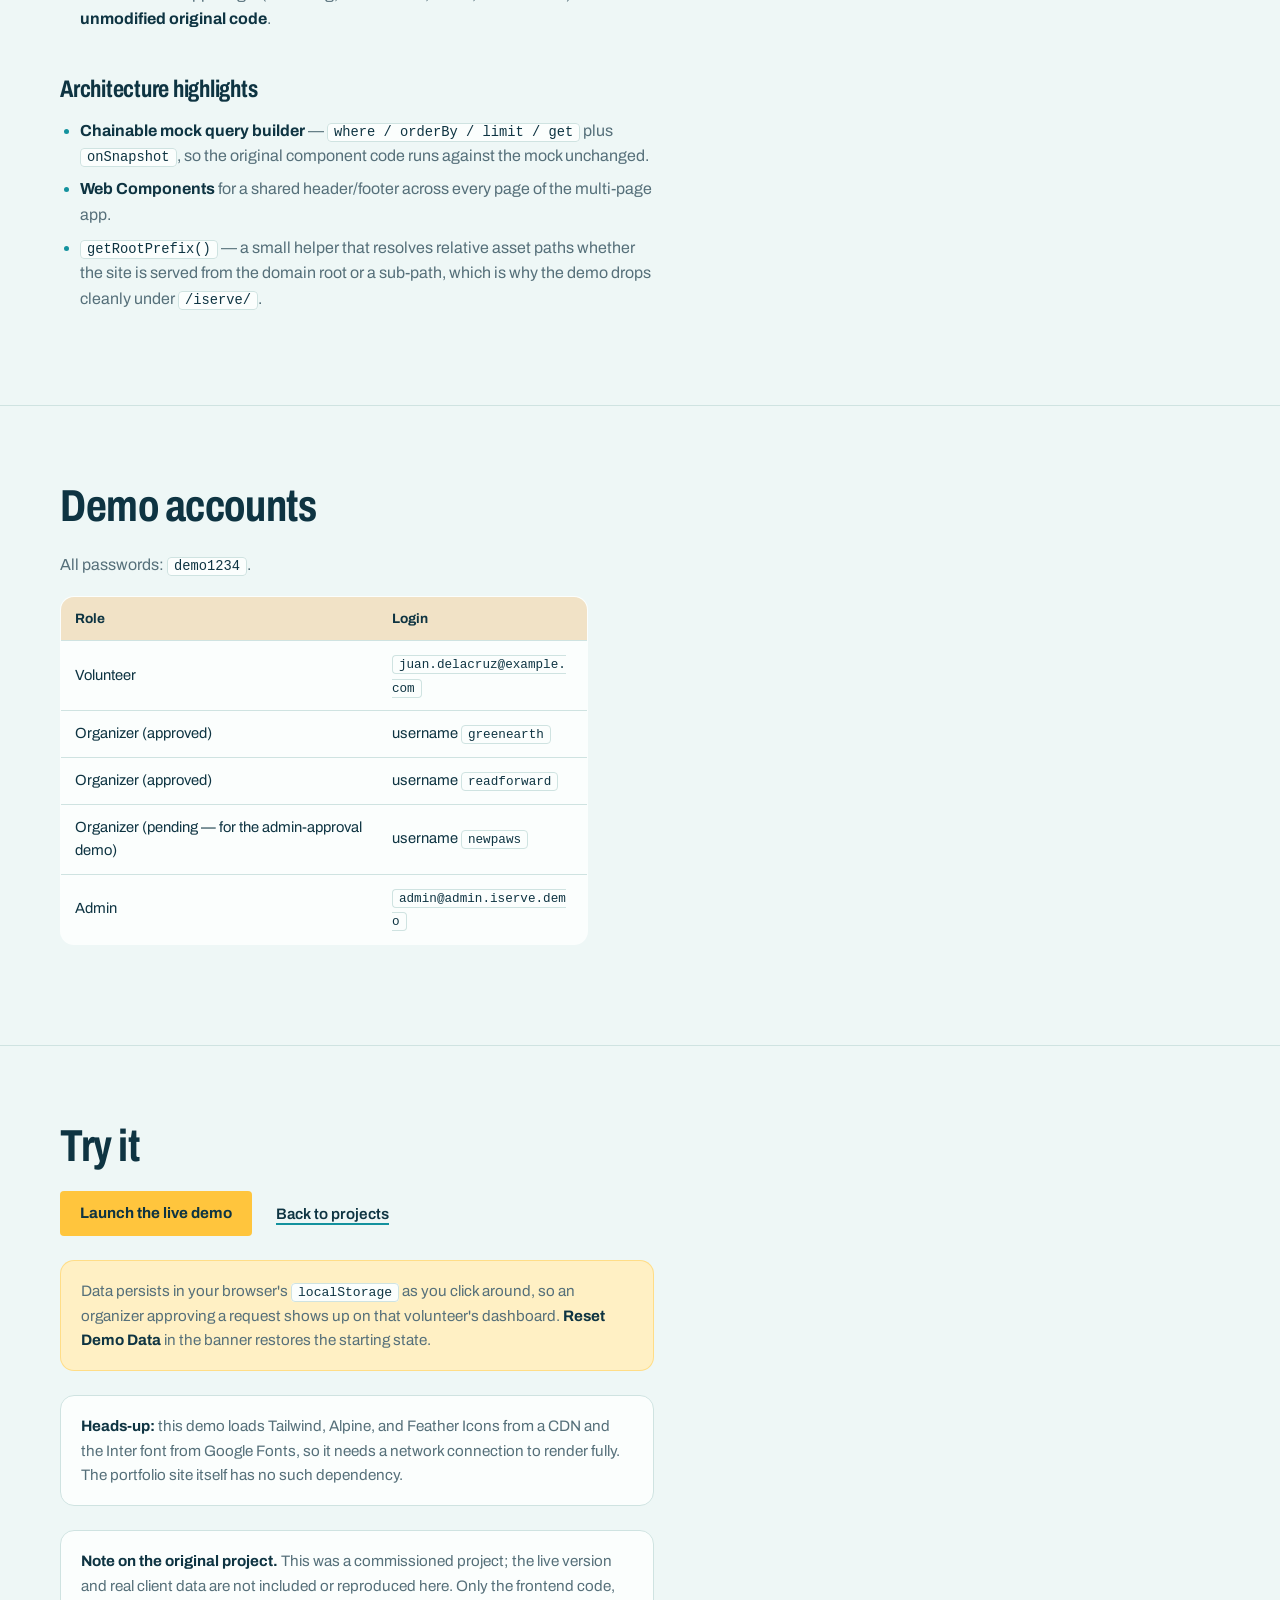
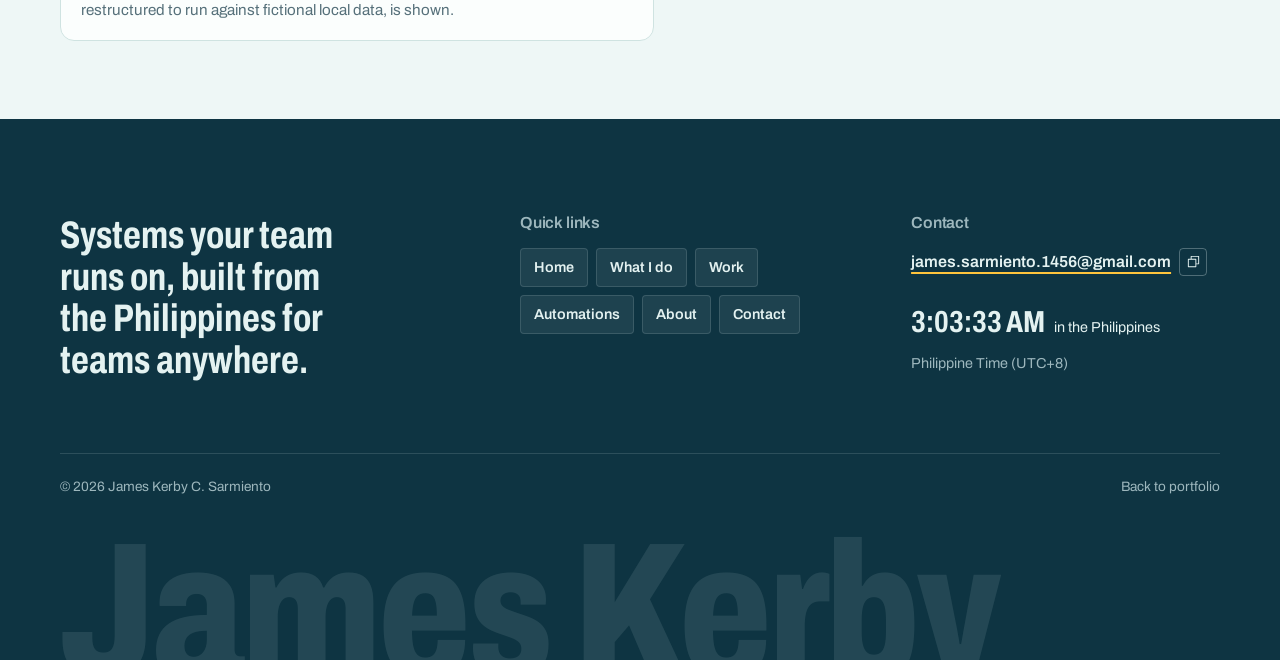
<file: projects/iserve.html>
<!DOCTYPE html>
<html lang="en">
<head>
<meta charset="UTF-8">
<script>(function(){try{var t=localStorage.getItem('portfolio-theme');if(t!=='light'&&t!=='dark')t='system';document.documentElement.setAttribute('data-theme',t);}catch(e){document.documentElement.setAttribute('data-theme','system');}})();</script>
<meta name="theme-color" content="#EEF7F6">
<meta name="color-scheme" content="light dark">
<meta name="viewport" content="width=device-width, initial-scale=1">
<title>iServe — Case Study — James Kerby C. Sarmiento</title>
<meta name="description" content="A volunteer-matching platform built on Firebase (Firestore + Auth), rebuilt as a static demo with an in-browser mock of the Firebase API slice it uses.">
<link rel="icon" href="../assets/img/favicon.svg" type="image/svg+xml">
<link rel="preconnect" href="https://fonts.googleapis.com">
<link rel="preconnect" href="https://fonts.gstatic.com" crossorigin>
<link href="https://fonts.googleapis.com/css2?family=Archivo:wdth,wght@62..125,400..800&display=swap" rel="stylesheet">
<link rel="stylesheet" href="../css/home.css?v=20261010">
<link rel="stylesheet" href="../css/case-study.css?v=20261010">
<script src="../js/portfolio.js?v=20261010" defer></script>
</head>
<body class="case-study">

<a class="skip-link" href="#main">Skip to content</a>
<header class="site-header">
  <div class="container header-inner">
    <a class="brand" href="../index.html" aria-label="James Kerby Sarmiento, home"><span class="brand-name">James Kerby<small>Developer and automation builder</small></span></a>
    <nav class="nav" id="nav" aria-label="Main navigation">
      <a href="../index.html#services">What I do</a><a href="../index.html#projects">Work</a><a href="../index.html#automations">Automations</a><a href="../index.html#about">About</a>
      <a class="nav-cta" href="../index.html#contact">Work with me</a>
    </nav>
    <div class="theme-switch" role="group" aria-label="Color theme">
      <button type="button" class="theme-switch-btn" data-theme-btn="system" aria-pressed="true" aria-label="Match system theme" title="System"><svg viewBox="0 0 24 24" fill="none" stroke="currentColor" stroke-width="2" stroke-linecap="round" stroke-linejoin="round"><rect x="2" y="4" width="20" height="14" rx="2"/><path d="M8 21h8M12 17v4"/></svg></button>
      <button type="button" class="theme-switch-btn" data-theme-btn="light" aria-pressed="false" aria-label="Light theme" title="Light"><svg viewBox="0 0 24 24" fill="none" stroke="currentColor" stroke-width="2" stroke-linecap="round"><circle cx="12" cy="12" r="4"/><path d="M12 2v2M12 20v2M4.93 4.93l1.41 1.41M17.66 17.66l1.41 1.41M2 12h2M20 12h2M4.93 19.07l1.41-1.41M17.66 6.34l1.41-1.41"/></svg></button>
      <button type="button" class="theme-switch-btn" data-theme-btn="dark" aria-pressed="false" aria-label="Dark theme" title="Dark"><svg viewBox="0 0 24 24" fill="none" stroke="currentColor" stroke-width="2" stroke-linecap="round" stroke-linejoin="round"><path d="M21 12.79A9 9 0 1 1 11.21 3 7 7 0 0 0 21 12.79z"/></svg></button>
    </div>
    <button class="nav-toggle" type="button" aria-label="Open menu" aria-expanded="false" aria-controls="nav"><span></span><span></span><span></span></button>
  </div>
</header>

<main id="main">

  <div class="casestudy-band">
    <div class="container band-grid">
      <div class="band-copy">
        <p class="eyebrow">Case study: Commissioned full-stack project, rebuilt as a public demo</p>
        <h1>iServe</h1>
        <p class="lead">A volunteer-matching platform — volunteers ↔ event organizers ↔ admin moderation — with skill-based matching, event join and approval flows, and a notifications centre.</p>
        <div class="chip-row">
          <span class="chip">Firebase</span><span class="chip">Firestore</span>
          <span class="chip">Firebase Auth</span><span class="chip">Alpine.js</span>
          <span class="chip">Web Components</span><span class="chip">Tailwind</span>
        </div>
        <div class="band-actions"><a class="button button-primary" href="../iserve/index.html">Open the live demo</a></div>
      </div>
      <aside class="glance" aria-label="At a glance"><p class="glance-label">At a glance</p><dl class="glance-stats"><div><dt>3</dt><dd>user roles</dd></div><div><dt>3</dt><dd>role-based flows to try</dd></div></dl><ul class="glance-rows"><li><span>Type</span>Commissioned full-stack build</li><li><span>Backend</span>Firebase (Firestore + Auth)</li><li><span>Demo</span>Runs in your browser, sample data</li></ul></aside>
    </div>
  </div>

  <section class="section">
    <div class="container prose" data-reveal>
      <h2>Overview</h2>
      <p>
        iServe is a volunteer-matching platform (volunteers ↔ event organizers ↔ admin
        moderation), originally built as a commissioned full-stack project with a
        Firebase (Firestore + Auth) backend.
      </p>

      <h3>Who it's for</h3>
      <ul>
        <li><strong>Volunteer</strong> — builds a skills profile, browses events, requests to join.</li>
        <li><strong>Organizer</strong> — creates events, reviews and approves join requests.</li>
        <li><strong>Admin</strong> — moderates the platform and approves pending organizers.</li>
      </ul>

      <h3>Original architecture</h3>
      <ul>
        <li>Firebase Firestore for all data; Firebase Auth for email/password sign-in.</li>
        <li>Multi-page site; shared Web Components for the header/footer; Alpine.js for interactivity; Tailwind for styling.</li>
        <li>Live Firestore <code>onSnapshot</code> listeners driving dashboards and the notifications centre.</li>
      </ul>

      <h3>From production to public demo</h3>
      <ul>
        <li>Removed the live Firebase SDK and the real project's API key/config.</li>
        <li>Added <code>mock-firebase.js</code> — an in-browser re-implementation of the small slice of the Firebase Auth + Firestore API this app actually uses (<code>collection().where().orderBy().limit().get()</code>, <code>doc().set()/.update()/.delete()</code>, <code>onSnapshot()</code>, <code>FieldValue.serverTimestamp()/increment()/arrayUnion()/arrayRemove()</code>, email/password auth) backed by <code>localStorage</code> instead of a network call.</li>
        <li>Added <code>mock-seed-data.js</code> — fictional demo volunteers, organizers, events, join requests, and notifications.</li>
        <li>Added <code>demo-banner.js</code> — an on-page banner with the demo logins and a <strong>Reset Demo Data</strong> button.</li>
        <li>The rest of the app's logic (matching, dashboards, forms, notifications) is <strong>unmodified original code</strong>.</li>
      </ul>

      <h3>Architecture highlights</h3>
      <ul>
        <li><strong>Chainable mock query builder</strong> — <code>where / orderBy / limit / get</code> plus <code>onSnapshot</code>, so the original component code runs against the mock unchanged.</li>
        <li><strong>Web Components</strong> for a shared header/footer across every page of the multi-page app.</li>
        <li><strong><code>getRootPrefix()</code></strong> — a small helper that resolves relative asset paths whether the site is served from the domain root or a sub-path, which is why the demo drops cleanly under <code>/iserve/</code>.</li>
      </ul>
    </div>
  </section>

  <section class="section">
    <div class="container prose" data-reveal>
      <h2>Demo accounts</h2>
      <p>All passwords: <code>demo1234</code>.</p>
      <table class="accounts">
        <thead><tr><th>Role</th><th>Login</th></tr></thead>
        <tbody>
          <tr><td>Volunteer</td><td><code>juan.delacruz@example.com</code></td></tr>
          <tr><td>Organizer (approved)</td><td>username <code>greenearth</code></td></tr>
          <tr><td>Organizer (approved)</td><td>username <code>readforward</code></td></tr>
          <tr><td>Organizer (pending — for the admin-approval demo)</td><td>username <code>newpaws</code></td></tr>
          <tr><td>Admin</td><td><code>admin@admin.iserve.demo</code></td></tr>
        </tbody>
      </table>
    </div>
  </section>

  <section class="section">
    <div class="container prose" data-reveal>
      <h2>Try it</h2>
      <div class="btn-row">
        <a class="button button-primary" href="../iserve/index.html">Launch the live demo</a>
        <a class="text-link" href="../index.html#projects">Back to projects</a>
      </div>
      <p class="note">Data persists in your browser's <code>localStorage</code> as you click around, so an organizer approving a request shows up on that volunteer's dashboard. <strong>Reset Demo Data</strong> in the banner restores the starting state.</p>
      <p class="note note--plain"><strong>Heads-up:</strong> this demo loads Tailwind, Alpine, and Feather Icons from a CDN and the Inter font from Google Fonts, so it needs a network connection to render fully. The portfolio site itself has no such dependency.</p>
      <div class="note note--plain">
        <strong>Note on the original project.</strong> This was a commissioned project;
        the live version and real client data are not included or reproduced here.
        Only the frontend code, restructured to run against fictional local data, is shown.
      </div>
    </div>
  </section>

</main>

<footer class="site-footer"><div class="container">
    <div class="footer-grid">
      <p class="footer-line">Systems your team runs on, built from the Philippines for teams anywhere.</p>
      <nav class="footer-col" aria-label="Quick links"><h2>Quick links</h2><ul class="footer-links"><li><a href="../index.html#top">Home</a></li><li><a href="../index.html#services">What I do</a></li><li><a href="../index.html#projects">Work</a></li><li><a href="../index.html#automations">Automations</a></li><li><a href="../index.html#about">About</a></li><li><a href="../index.html#contact">Contact</a></li></ul></nav>
      <div class="footer-col"><h2>Contact</h2><span class="email-row"><a class="footer-email" href="mailto:james.sarmiento.1456@gmail.com">james.sarmiento.1456@gmail.com</a><button class="copy-email" type="button" data-copy="james.sarmiento.1456@gmail.com" aria-label="Copy email address" title="Copy email address"><svg class="i-copy" viewBox="0 0 256 256" fill="currentColor" aria-hidden="true"><path d="M216,32H88a8,8,0,0,0-8,8V80H40a8,8,0,0,0-8,8V216a8,8,0,0,0,8,8H168a8,8,0,0,0,8-8V176h40a8,8,0,0,0,8-8V40A8,8,0,0,0,216,32ZM160,208H48V96H160Zm48-48H176V88a8,8,0,0,0-8-8H96V48H208Z"/></svg><svg class="i-check" viewBox="0 0 256 256" fill="currentColor" aria-hidden="true"><path d="M229.66,77.66l-128,128a8,8,0,0,1-11.32,0l-56-56a8,8,0,0,1,11.32-11.32L96,188.69,218.34,66.34a8,8,0,0,1,11.32,11.32Z"/></svg></button></span><p class="footer-clock"><time class="ph-clock">--:--</time> in the Philippines</p><p>Philippine Time (UTC+8)</p></div>
    </div>
    <div class="footer-bottom"><span>© <span id="year">2026</span> James Kerby C. Sarmiento</span><a href="../index.html">Back to portfolio</a></div>
    <p class="footer-sign" aria-hidden="true">James Kerby</p>
  </div></footer>

</body>
</html>
</file>
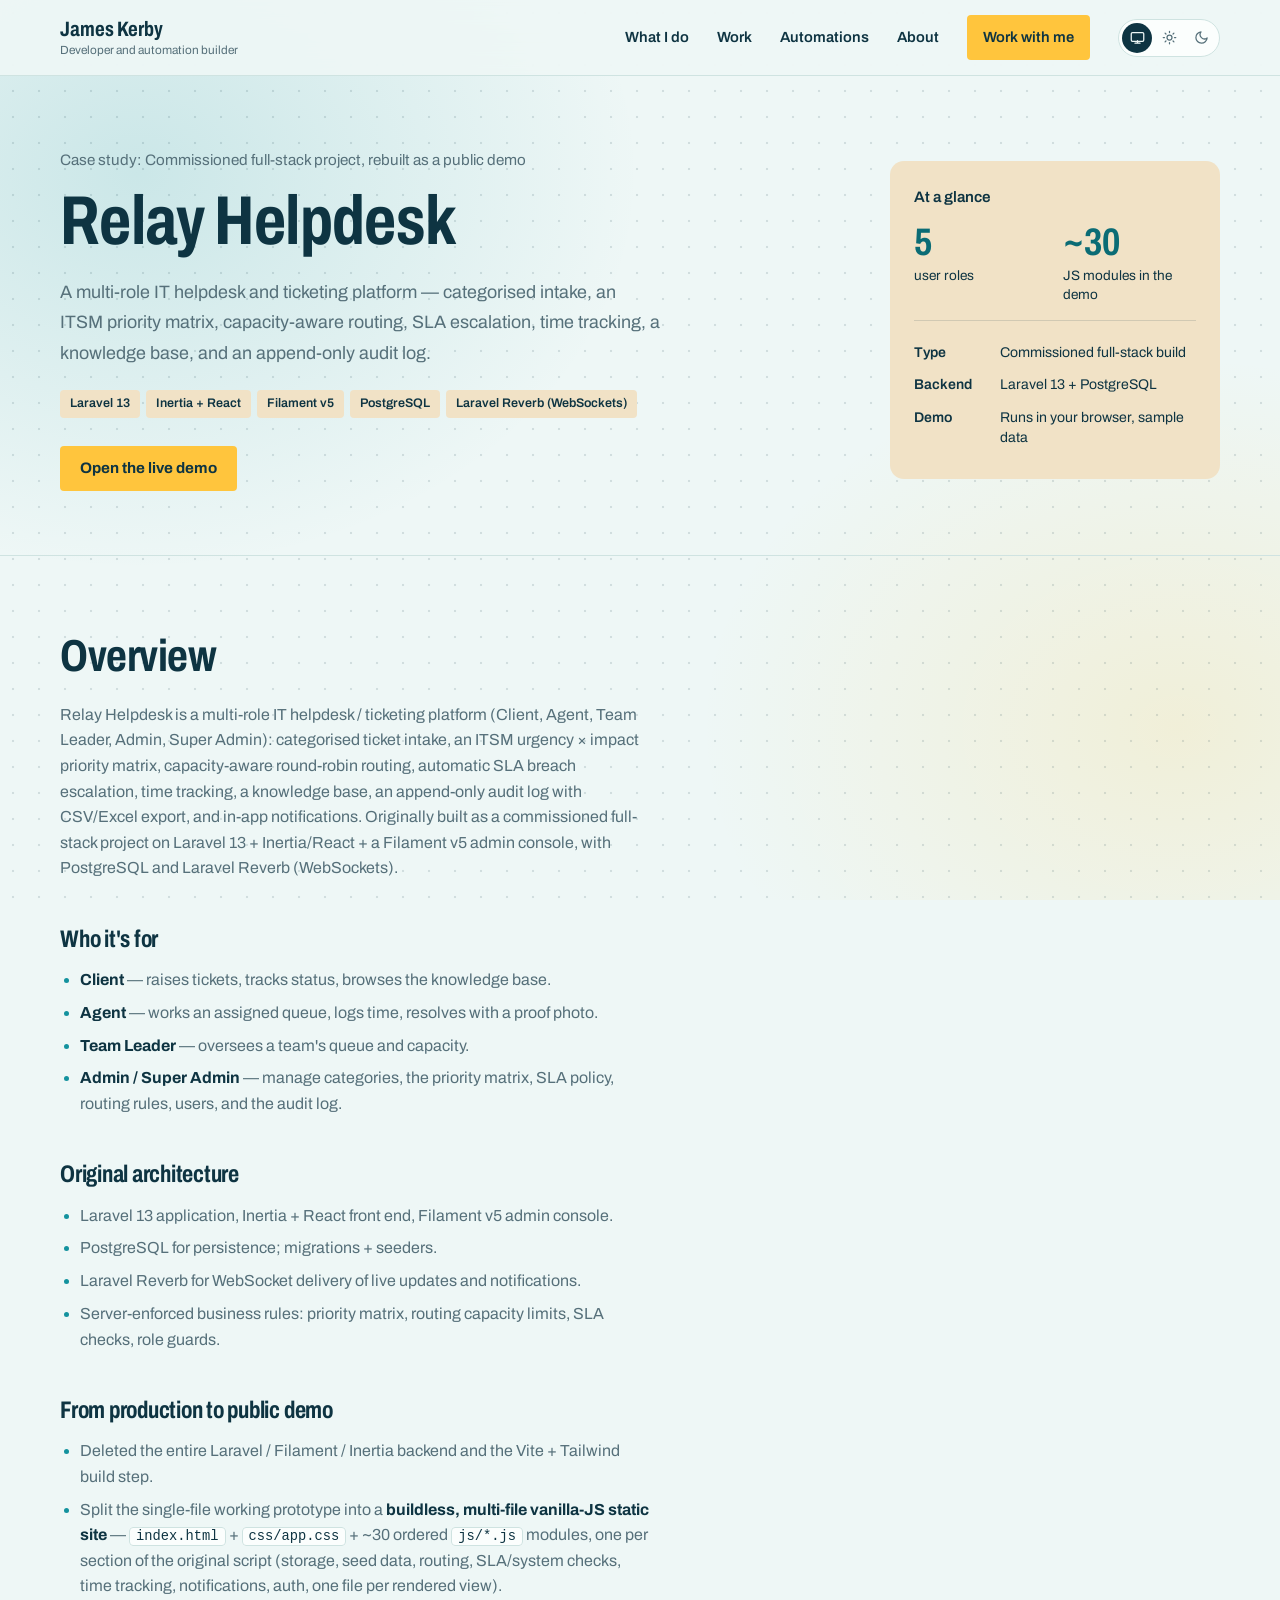
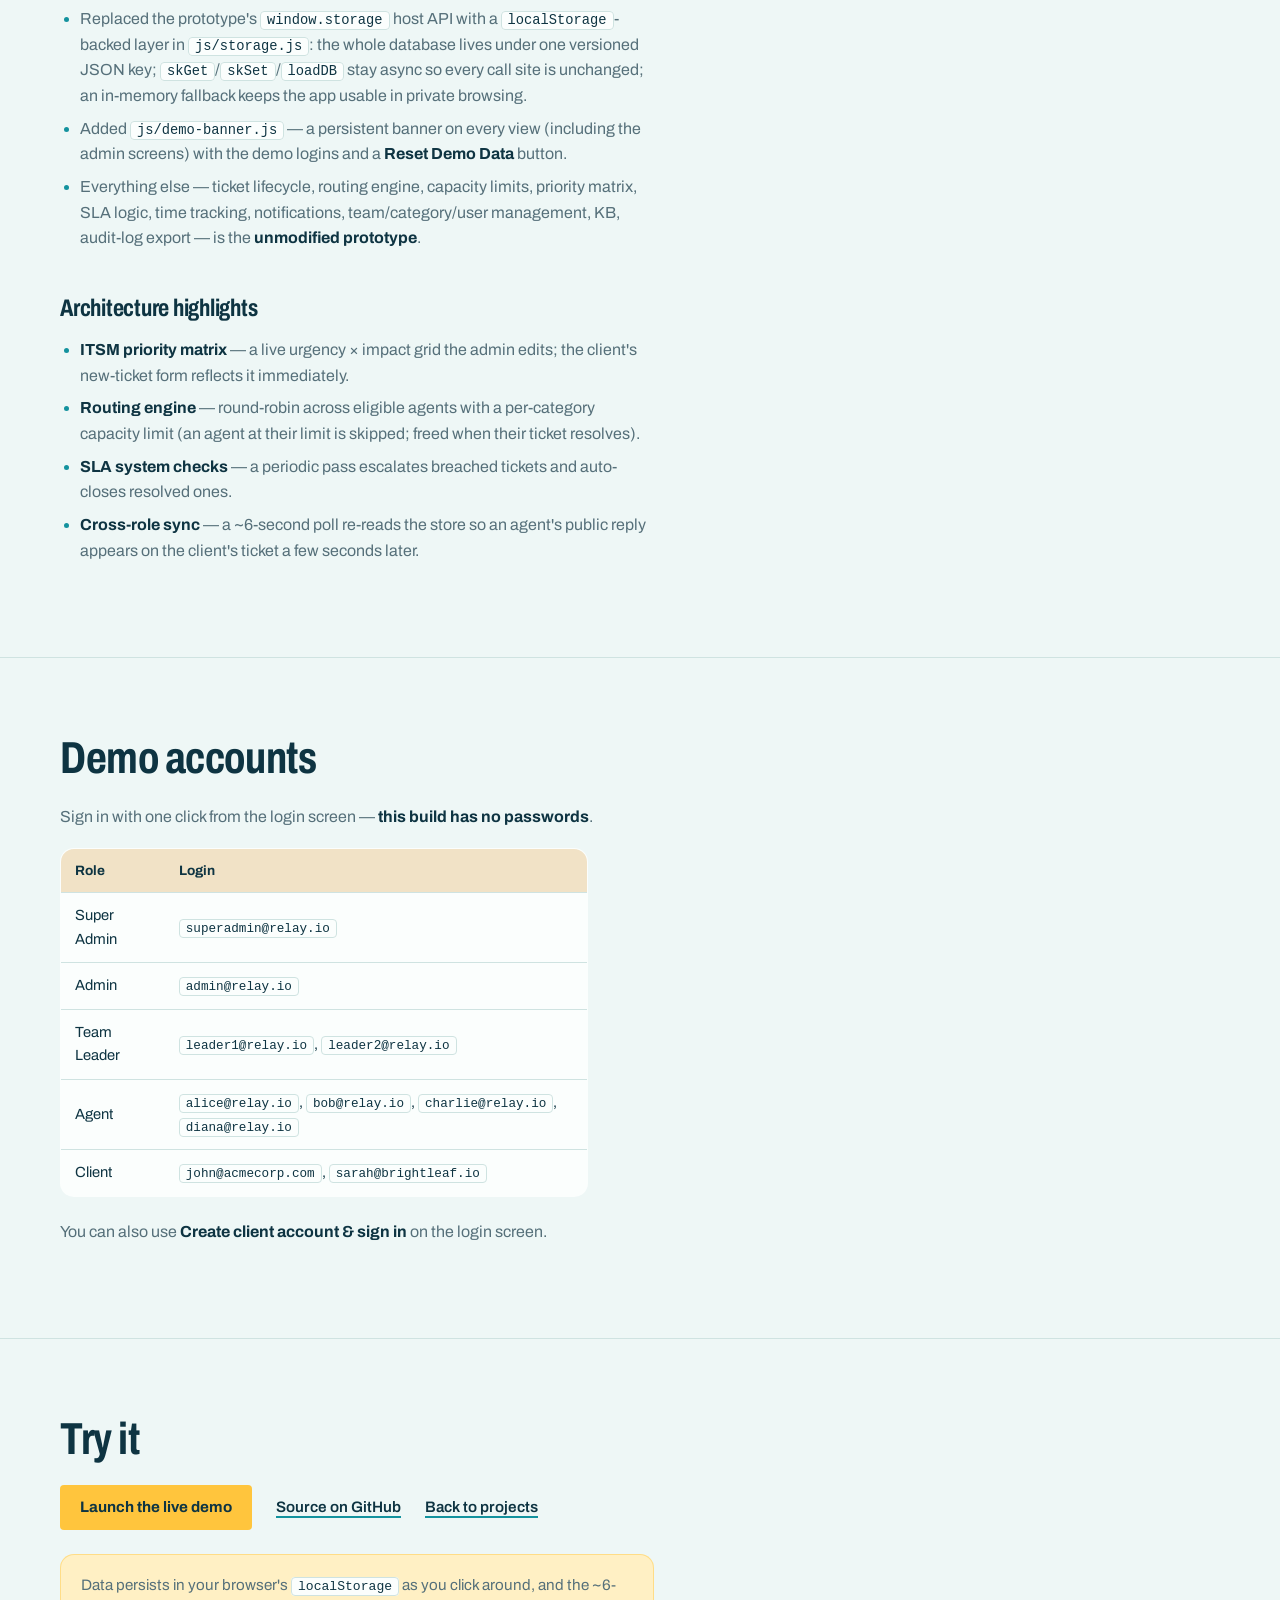
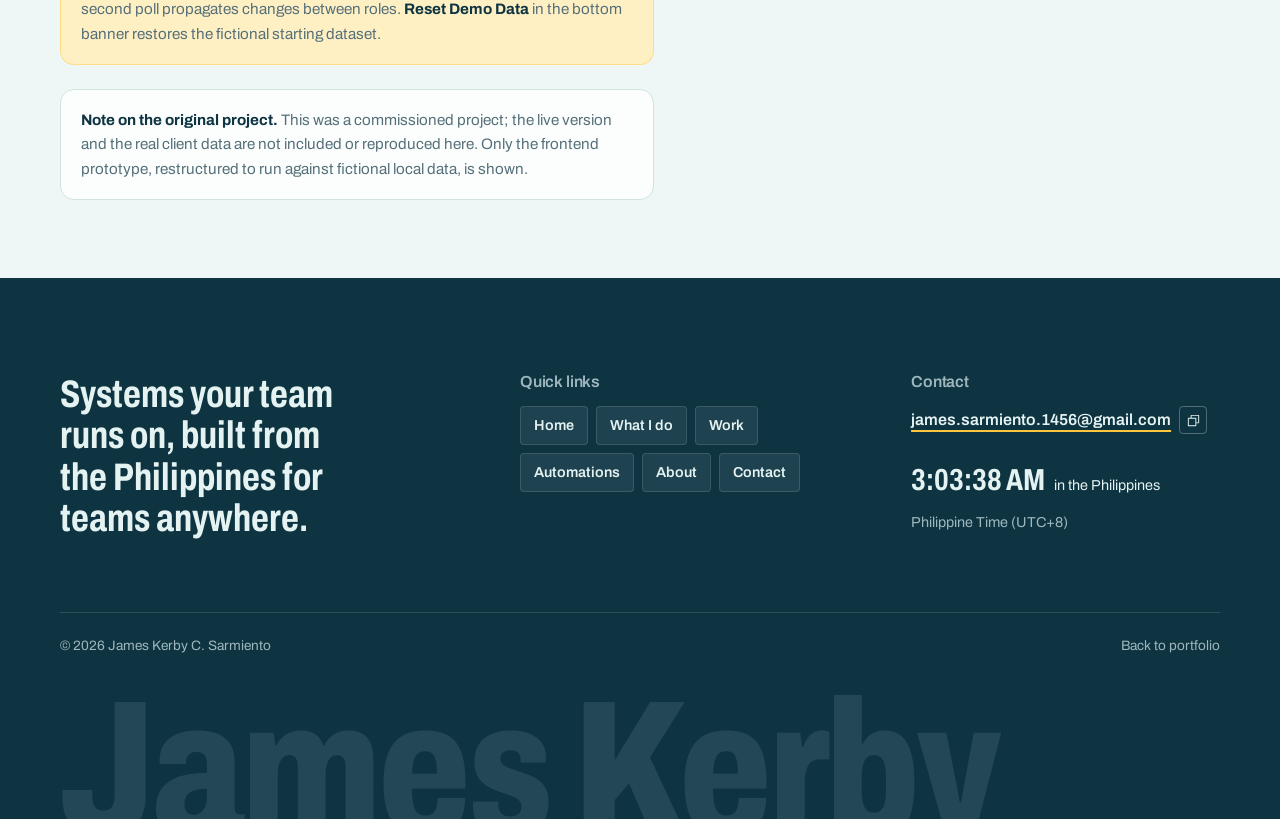
<file: projects/relay-helpdesk.html>
<!DOCTYPE html>
<html lang="en">
<head>
<meta charset="UTF-8">
<script>(function(){try{var t=localStorage.getItem('portfolio-theme');if(t!=='light'&&t!=='dark')t='system';document.documentElement.setAttribute('data-theme',t);}catch(e){document.documentElement.setAttribute('data-theme','system');}})();</script>
<meta name="theme-color" content="#EEF7F6">
<meta name="color-scheme" content="light dark">
<meta name="viewport" content="width=device-width, initial-scale=1">
<title>Relay Helpdesk — Case Study — James Kerby C. Sarmiento</title>
<meta name="description" content="A multi-role IT helpdesk built on Laravel 13 + Filament + PostgreSQL + Reverb, rebuilt as a buildless vanilla-JS demo on localStorage.">
<link rel="icon" href="../assets/img/favicon.svg" type="image/svg+xml">
<link rel="preconnect" href="https://fonts.googleapis.com">
<link rel="preconnect" href="https://fonts.gstatic.com" crossorigin>
<link href="https://fonts.googleapis.com/css2?family=Archivo:wdth,wght@62..125,400..800&display=swap" rel="stylesheet">
<link rel="stylesheet" href="../css/home.css?v=20261010">
<link rel="stylesheet" href="../css/case-study.css?v=20261010">
<script src="../js/portfolio.js?v=20261010" defer></script>
</head>
<body class="case-study">

<a class="skip-link" href="#main">Skip to content</a>
<header class="site-header">
  <div class="container header-inner">
    <a class="brand" href="../index.html" aria-label="James Kerby Sarmiento, home"><span class="brand-name">James Kerby<small>Developer and automation builder</small></span></a>
    <nav class="nav" id="nav" aria-label="Main navigation">
      <a href="../index.html#services">What I do</a><a href="../index.html#projects">Work</a><a href="../index.html#automations">Automations</a><a href="../index.html#about">About</a>
      <a class="nav-cta" href="../index.html#contact">Work with me</a>
    </nav>
    <div class="theme-switch" role="group" aria-label="Color theme">
      <button type="button" class="theme-switch-btn" data-theme-btn="system" aria-pressed="true" aria-label="Match system theme" title="System"><svg viewBox="0 0 24 24" fill="none" stroke="currentColor" stroke-width="2" stroke-linecap="round" stroke-linejoin="round"><rect x="2" y="4" width="20" height="14" rx="2"/><path d="M8 21h8M12 17v4"/></svg></button>
      <button type="button" class="theme-switch-btn" data-theme-btn="light" aria-pressed="false" aria-label="Light theme" title="Light"><svg viewBox="0 0 24 24" fill="none" stroke="currentColor" stroke-width="2" stroke-linecap="round"><circle cx="12" cy="12" r="4"/><path d="M12 2v2M12 20v2M4.93 4.93l1.41 1.41M17.66 17.66l1.41 1.41M2 12h2M20 12h2M4.93 19.07l1.41-1.41M17.66 6.34l1.41-1.41"/></svg></button>
      <button type="button" class="theme-switch-btn" data-theme-btn="dark" aria-pressed="false" aria-label="Dark theme" title="Dark"><svg viewBox="0 0 24 24" fill="none" stroke="currentColor" stroke-width="2" stroke-linecap="round" stroke-linejoin="round"><path d="M21 12.79A9 9 0 1 1 11.21 3 7 7 0 0 0 21 12.79z"/></svg></button>
    </div>
    <button class="nav-toggle" type="button" aria-label="Open menu" aria-expanded="false" aria-controls="nav"><span></span><span></span><span></span></button>
  </div>
</header>

<main id="main">

  <div class="casestudy-band">
    <div class="container band-grid">
      <div class="band-copy">
        <p class="eyebrow">Case study: Commissioned full-stack project, rebuilt as a public demo</p>
        <h1>Relay Helpdesk</h1>
        <p class="lead">A multi-role IT helpdesk and ticketing platform — categorised intake, an ITSM priority matrix, capacity-aware routing, SLA escalation, time tracking, a knowledge base, and an append-only audit log.</p>
        <div class="chip-row">
          <span class="chip">Laravel 13</span><span class="chip">Inertia + React</span>
          <span class="chip">Filament v5</span><span class="chip">PostgreSQL</span>
          <span class="chip">Laravel Reverb (WebSockets)</span>
        </div>
        <div class="band-actions"><a class="button button-primary" href="../relay-helpdesk/index.html">Open the live demo</a></div>
      </div>
      <aside class="glance" aria-label="At a glance"><p class="glance-label">At a glance</p><dl class="glance-stats"><div><dt>5</dt><dd>user roles</dd></div><div><dt>~30</dt><dd>JS modules in the demo</dd></div></dl><ul class="glance-rows"><li><span>Type</span>Commissioned full-stack build</li><li><span>Backend</span>Laravel 13 + PostgreSQL</li><li><span>Demo</span>Runs in your browser, sample data</li></ul></aside>
    </div>
  </div>

  <section class="section">
    <div class="container prose" data-reveal>
      <h2>Overview</h2>
      <p>
        Relay Helpdesk is a multi-role IT helpdesk / ticketing platform (Client, Agent,
        Team Leader, Admin, Super Admin): categorised ticket intake, an ITSM
        urgency&nbsp;×&nbsp;impact priority matrix, capacity-aware round-robin routing,
        automatic SLA breach escalation, time tracking, a knowledge base, an
        append-only audit log with CSV/Excel export, and in-app notifications.
        Originally built as a commissioned full-stack project on Laravel&nbsp;13 +
        Inertia/React + a Filament&nbsp;v5 admin console, with PostgreSQL and Laravel
        Reverb (WebSockets).
      </p>

      <h3>Who it's for</h3>
      <ul>
        <li><strong>Client</strong> — raises tickets, tracks status, browses the knowledge base.</li>
        <li><strong>Agent</strong> — works an assigned queue, logs time, resolves with a proof photo.</li>
        <li><strong>Team Leader</strong> — oversees a team's queue and capacity.</li>
        <li><strong>Admin / Super Admin</strong> — manage categories, the priority matrix, SLA policy, routing rules, users, and the audit log.</li>
      </ul>

      <h3>Original architecture</h3>
      <ul>
        <li>Laravel&nbsp;13 application, Inertia + React front end, Filament&nbsp;v5 admin console.</li>
        <li>PostgreSQL for persistence; migrations + seeders.</li>
        <li>Laravel Reverb for WebSocket delivery of live updates and notifications.</li>
        <li>Server-enforced business rules: priority matrix, routing capacity limits, SLA checks, role guards.</li>
      </ul>

      <h3>From production to public demo</h3>
      <ul>
        <li>Deleted the entire Laravel / Filament / Inertia backend and the Vite + Tailwind build step.</li>
        <li>Split the single-file working prototype into a <strong>buildless, multi-file vanilla-JS static site</strong> — <code>index.html</code> + <code>css/app.css</code> + ~30 ordered <code>js/*.js</code> modules, one per section of the original script (storage, seed data, routing, SLA/system checks, time tracking, notifications, auth, one file per rendered view).</li>
        <li>Replaced the prototype's <code>window.storage</code> host API with a <code>localStorage</code>-backed layer in <code>js/storage.js</code>: the whole database lives under one versioned JSON key; <code>skGet</code>/<code>skSet</code>/<code>loadDB</code> stay async so every call site is unchanged; an in-memory fallback keeps the app usable in private browsing.</li>
        <li>Added <code>js/demo-banner.js</code> — a persistent banner on every view (including the admin screens) with the demo logins and a <strong>Reset Demo Data</strong> button.</li>
        <li>Everything else — ticket lifecycle, routing engine, capacity limits, priority matrix, SLA logic, time tracking, notifications, team/category/user management, KB, audit-log export — is the <strong>unmodified prototype</strong>.</li>
      </ul>

      <h3>Architecture highlights</h3>
      <ul>
        <li><strong>ITSM priority matrix</strong> — a live urgency&nbsp;×&nbsp;impact grid the admin edits; the client's new-ticket form reflects it immediately.</li>
        <li><strong>Routing engine</strong> — round-robin across eligible agents with a per-category capacity limit (an agent at their limit is skipped; freed when their ticket resolves).</li>
        <li><strong>SLA system checks</strong> — a periodic pass escalates breached tickets and auto-closes resolved ones.</li>
        <li><strong>Cross-role sync</strong> — a ~6-second poll re-reads the store so an agent's public reply appears on the client's ticket a few seconds later.</li>
      </ul>
    </div>
  </section>

  <section class="section">
    <div class="container prose" data-reveal>
      <h2>Demo accounts</h2>
      <p>Sign in with one click from the login screen — <strong>this build has no passwords</strong>.</p>
      <table class="accounts">
        <thead><tr><th>Role</th><th>Login</th></tr></thead>
        <tbody>
          <tr><td>Super Admin</td><td><code>superadmin@relay.io</code></td></tr>
          <tr><td>Admin</td><td><code>admin@relay.io</code></td></tr>
          <tr><td>Team Leader</td><td><code>leader1@relay.io</code>, <code>leader2@relay.io</code></td></tr>
          <tr><td>Agent</td><td><code>alice@relay.io</code>, <code>bob@relay.io</code>, <code>charlie@relay.io</code>, <code>diana@relay.io</code></td></tr>
          <tr><td>Client</td><td><code>john@acmecorp.com</code>, <code>sarah@brightleaf.io</code></td></tr>
        </tbody>
      </table>
      <p>You can also use <strong>Create client account &amp; sign in</strong> on the login screen.</p>
    </div>
  </section>

  <section class="section">
    <div class="container prose" data-reveal>
      <h2>Try it</h2>
      <div class="btn-row">
        <a class="button button-primary" href="../relay-helpdesk/index.html">Launch the live demo</a>
        <a class="text-link" href="https://github.com/Jeymskeruby/relay-helpdesk" target="_blank" rel="noopener">Source on GitHub</a>
        <a class="text-link" href="../index.html#projects">Back to projects</a>
      </div>
      <p class="note">Data persists in your browser's <code>localStorage</code> as you click around, and the ~6-second poll propagates changes between roles. <strong>Reset Demo Data</strong> in the bottom banner restores the fictional starting dataset.</p>
      <div class="note note--plain">
        <strong>Note on the original project.</strong> This was a commissioned project;
        the live version and the real client data are not included or reproduced here.
        Only the frontend prototype, restructured to run against fictional local data, is shown.
      </div>
    </div>
  </section>

</main>

<footer class="site-footer"><div class="container">
    <div class="footer-grid">
      <p class="footer-line">Systems your team runs on, built from the Philippines for teams anywhere.</p>
      <nav class="footer-col" aria-label="Quick links"><h2>Quick links</h2><ul class="footer-links"><li><a href="../index.html#top">Home</a></li><li><a href="../index.html#services">What I do</a></li><li><a href="../index.html#projects">Work</a></li><li><a href="../index.html#automations">Automations</a></li><li><a href="../index.html#about">About</a></li><li><a href="../index.html#contact">Contact</a></li></ul></nav>
      <div class="footer-col"><h2>Contact</h2><span class="email-row"><a class="footer-email" href="mailto:james.sarmiento.1456@gmail.com">james.sarmiento.1456@gmail.com</a><button class="copy-email" type="button" data-copy="james.sarmiento.1456@gmail.com" aria-label="Copy email address" title="Copy email address"><svg class="i-copy" viewBox="0 0 256 256" fill="currentColor" aria-hidden="true"><path d="M216,32H88a8,8,0,0,0-8,8V80H40a8,8,0,0,0-8,8V216a8,8,0,0,0,8,8H168a8,8,0,0,0,8-8V176h40a8,8,0,0,0,8-8V40A8,8,0,0,0,216,32ZM160,208H48V96H160Zm48-48H176V88a8,8,0,0,0-8-8H96V48H208Z"/></svg><svg class="i-check" viewBox="0 0 256 256" fill="currentColor" aria-hidden="true"><path d="M229.66,77.66l-128,128a8,8,0,0,1-11.32,0l-56-56a8,8,0,0,1,11.32-11.32L96,188.69,218.34,66.34a8,8,0,0,1,11.32,11.32Z"/></svg></button></span><p class="footer-clock"><time class="ph-clock">--:--</time> in the Philippines</p><p>Philippine Time (UTC+8)</p></div>
    </div>
    <div class="footer-bottom"><span>© <span id="year">2026</span> James Kerby C. Sarmiento</span><a href="../index.html">Back to portfolio</a></div>
    <p class="footer-sign" aria-hidden="true">James Kerby</p>
  </div></footer>

</body>
</html>
</file>
<file: css/home.css>
/* ---- tokens: "sunny beach day" — seafoam page, deep-sea ink, lagoon = routed/done, sun = action + in progress, sand = soft panels ---- */
:root{--max:1160px;--r-sm:4px;--r-lg:14px;
--bg:#EEF7F6;color-scheme:light;--marquee-bg:#F1E2C6;--grid-dot:rgba(14,52,66,.13);--wash-a:rgba(19,146,158,.16);--wash-b:rgba(255,197,61,.16);--surface:#FBFEFD;--sand:#F1E2C6;--text:#0E3442;--muted:#56707A;--line:#CFE3E1;--lagoon:#13929E;--lagoon-ink:#0B6C75;--sun:#FFC53D;--sun-hover:#FFD467;--sun-soft:#FFF0C4;--on-sun:#0E3442;--muted-on-sand:#4A6169;--media-bg:#DCEBEA;
--header-bg:rgba(238,247,246,.92);--shadow:0 18px 40px rgba(14,52,66,.14);
--accent-ink:var(--lagoon-ink);--icon-bg:var(--sun-soft);--orange:var(--sun);--surface-2:var(--bg);--line-2:var(--line);--radius:var(--r-lg)}
:root[data-theme="dark"]{--bg:#0B2530;--surface:#10303C;--sand:#173A47;--text:#E4F2F1;--muted:#9DB7BD;--muted-on-sand:#9DB7BD;--line:#1E4352;--lagoon:#3CC3CC;--lagoon-ink:#6BD6DC;--sun-soft:rgba(255,197,61,.16);--media-bg:#143643;--header-bg:rgba(11,37,48,.9);--shadow:0 18px 40px rgba(0,0,0,.35);--footer-bg:#061A22;--marquee-bg:#FFFFFF;--grid-dot:rgba(228,242,241,.08);--wash-a:rgba(60,195,204,.10);--wash-b:rgba(255,197,61,.06);color-scheme:dark}
@media(prefers-color-scheme:dark){:root[data-theme="system"]{--bg:#0B2530;--surface:#10303C;--sand:#173A47;--text:#E4F2F1;--muted:#9DB7BD;--muted-on-sand:#9DB7BD;--line:#1E4352;--lagoon:#3CC3CC;--lagoon-ink:#6BD6DC;--sun-soft:rgba(255,197,61,.16);--media-bg:#143643;--header-bg:rgba(11,37,48,.9);--shadow:0 18px 40px rgba(0,0,0,.35);--footer-bg:#061A22;--marquee-bg:#FFFFFF;--grid-dot:rgba(228,242,241,.08);--wash-a:rgba(60,195,204,.10);--wash-b:rgba(255,197,61,.06);color-scheme:dark}}

/* ---- base + type (Archivo; condensed width for headings and step names) ---- */
*{box-sizing:border-box}html{scroll-behavior:smooth}body{margin:0;color:var(--text);background:var(--bg);font:400 16px/1.6 Archivo,system-ui,sans-serif}a{color:inherit;text-decoration:none}img{display:block;max-width:100%}button{font:inherit}h1,h2,h3,p,dl,dd{margin-top:0}
h1,h2,h3{font-family:Archivo,system-ui,sans-serif;font-stretch:75%;font-weight:700;line-height:1.02;letter-spacing:-.01em}h1{font-size:clamp(2.9rem,6vw,4.75rem)}h2{font-size:clamp(2.2rem,4.2vw,3.4rem);margin-bottom:0}h3{font-size:1.95rem}
a:focus-visible,button:focus-visible{outline:3px solid var(--text);outline-offset:3px}h1[tabindex="-1"]:focus,h2[tabindex="-1"]:focus{outline:none}
.container{width:min(calc(100% - 48px),var(--max));margin-inline:auto}.skip-link{position:absolute;left:12px;top:-70px;background:var(--sun);color:var(--on-sun);padding:10px;z-index:100}.skip-link:focus{top:12px}.visually-hidden{position:absolute!important;width:1px;height:1px;padding:0;margin:-1px;overflow:hidden;clip:rect(0,0,0,0);white-space:nowrap;border:0}
.section{padding:104px 0;border-top:1px solid var(--line);scroll-margin-top:90px}

/* ---- header ---- */
.site-header{height:76px;position:sticky;top:0;z-index:20;background:var(--header-bg);border-bottom:1px solid var(--line);backdrop-filter:blur(14px)}.header-inner{height:100%;display:flex;align-items:center;gap:28px}.brand{display:flex;align-items:center;min-width:0;margin-right:auto}.brand-name{font-stretch:75%;font-weight:700;font-size:1.3rem;line-height:1.05}.brand-name small{display:block;font-stretch:100%;font-weight:400;font-size:.74rem;color:var(--muted);margin-top:3px}
.nav{display:flex;align-items:center;gap:28px}.nav>a{font-size:.92rem;font-weight:600}.nav>a:not(.nav-cta):hover,.nav>a[aria-current="true"]:not(.nav-cta){text-decoration:underline;text-decoration-color:var(--lagoon);text-decoration-thickness:2px;text-underline-offset:7px}.nav-cta{background:var(--sun);color:var(--on-sun);padding:11px 16px;border-radius:var(--r-sm);font-weight:700}.nav-cta:hover{background:var(--sun-hover)}.nav-toggle{display:none;background:none;border:0;padding:10px;cursor:pointer}.nav-toggle span{display:block;width:23px;height:2px;background:var(--text);margin:5px 0;border-radius:2px}
.theme-switch,.layout-switch{flex:none;display:inline-flex;gap:2px;padding:3px;border:1px solid var(--line);border-radius:999px;background:var(--surface)}.theme-switch-btn,.layout-switch-btn{display:grid;place-items:center;width:30px;height:30px;border:0;border-radius:999px;background:transparent;color:var(--muted);cursor:pointer;transition:background .16s,color .16s}.theme-switch-btn svg,.layout-switch-btn svg{width:15px;height:15px}.theme-switch-btn:hover,.layout-switch-btn:hover{color:var(--text)}.theme-switch-btn[aria-pressed="true"],.layout-switch-btn[aria-pressed="true"]{background:var(--text);color:var(--bg)}.header-inner .layout-switch{margin-left:-16px}

/* ---- buttons + links ---- */
.button{display:inline-flex;align-items:center;justify-content:center;padding:13px 20px;border-radius:var(--r-sm);font-weight:700;font-size:.95rem;line-height:1.25;transition:background .2s,transform .2s}.button:hover{transform:translateY(-1px)}.button-primary{background:var(--sun);color:var(--on-sun)}.button-primary:hover{background:var(--sun-hover)}.button-dark{background:var(--text);color:var(--bg)}.button-dark:hover{background:var(--lagoon-ink);color:#fff}
.text-link{font-weight:600;font-size:.95rem;text-decoration:underline;text-decoration-color:var(--lagoon);text-decoration-thickness:1.5px;text-underline-offset:4px}.text-link:hover{color:var(--lagoon-ink)}
.availability{display:inline-flex;align-items:center;gap:8px;font-size:.8rem;font-weight:600}.live-dot{flex:none;width:8px;height:8px;border-radius:50%;background:var(--lagoon)}

/* ---- hero: the routed-lead flow is the one bold element ---- */
.hero{position:relative;overflow:hidden;scroll-margin-top:76px}.hero-grid{display:grid;grid-template-columns:minmax(0,1fr) minmax(0,1.05fr);gap:64px;align-items:center;padding:88px 0 100px}.hero h1{max-width:11ch;margin-bottom:24px}.hero-lead{font-size:1.15rem;color:var(--muted);max-width:46ch;margin-bottom:0}.hero-actions{display:flex;flex-wrap:wrap;align-items:center;gap:24px;margin-top:32px}
.hero-visual{position:relative}.flow-caption{font-size:.92rem;color:var(--muted);margin-bottom:14px}
.preview-card{display:block;margin-top:24px;border-radius:var(--r-lg);overflow:hidden;background:var(--surface);border:1px solid var(--line);box-shadow:var(--shadow)}.preview-frame{display:block;aspect-ratio:1.6;background:var(--media-bg)}.preview-frame img{width:100%;height:100%;object-fit:cover}.preview-caption{display:flex;justify-content:space-between;align-items:baseline;gap:12px;padding:14px 18px;font-size:.92rem}.preview-caption b{font-stretch:75%;font-size:1.2rem}.preview-caption span{font-weight:600;text-decoration:underline;text-decoration-color:var(--lagoon);text-underline-offset:4px}.preview-card:hover .preview-caption span{color:var(--lagoon-ink)}

/* ---- flows: the only place order, connectors and status color appear ---- */
.flow{display:flex;flex-wrap:wrap;align-items:center;gap:10px 26px;list-style:none;padding:0;margin:14px 0 12px}.flow li{position:relative;font-size:.8rem;font-weight:600;line-height:1.35;padding:5px 10px;border-radius:var(--r-sm);background:var(--surface);border:1px solid var(--line);color:var(--text)}.flow li+li:before{content:"";position:absolute;left:-22px;top:50%;width:18px;height:2px;margin-top:-1px;background:var(--lagoon);transform-origin:left}
.flow-hero{display:grid;grid-template-columns:repeat(4,minmax(0,1fr));gap:24px;margin:0}.flow-hero li{display:flex;flex-direction:column;gap:2px;padding:12px 12px 11px;border:1.5px solid var(--lagoon)}.flow-hero li+li:before{left:-25px;width:24px}.flow-hero b{font-stretch:75%;font-weight:700;font-size:1.15rem;line-height:1.1}.flow-hero small{color:var(--muted);font-size:.75rem;font-weight:500}

/* ---- sections ---- */
.section-heading{display:grid;grid-template-columns:minmax(0,1.3fr) minmax(0,1fr);gap:48px;align-items:end;margin-bottom:48px}.section-heading h2{max-width:16ch}.section-heading>p{max-width:44ch;color:var(--muted);margin:0}
.services{margin:0;border-top:1px solid var(--line)}.services>div{display:grid;grid-template-columns:minmax(0,1fr) minmax(0,1.4fr);gap:48px;padding:30px 0;border-bottom:1px solid var(--line)}.services dt{font-stretch:75%;font-weight:700;font-size:1.75rem;line-height:1.1}.services dd{margin:0}.services dd p{color:var(--muted);max-width:52ch;margin-bottom:12px}
.tag-row{display:flex;flex-wrap:wrap;gap:6px;list-style:none;padding:0;margin:0 0 16px}.tag{font-size:.75rem;font-weight:600;line-height:1.5;padding:3px 9px;border-radius:var(--r-sm);background:var(--sand);color:var(--text)}
.project-grid{display:grid;grid-template-columns:minmax(0,1.6fr) minmax(0,1fr);gap:28px;align-items:start}.project-card{background:var(--surface);border:1px solid var(--line);border-radius:var(--r-lg);overflow:hidden}.project-image{display:block;aspect-ratio:1.6;background:var(--media-bg);overflow:hidden;border-bottom:1px solid var(--line)}.project-image img{width:100%;height:100%;object-fit:cover;transition:transform .3s}.project-image:hover img{transform:scale(1.02)}.project-content{padding:26px 28px 28px}.project-type{font-size:.88rem;color:var(--muted);margin-bottom:4px}.project-card h3{margin-bottom:10px}.project-lead h3{font-size:2.4rem}.project-card p{color:var(--muted)}.project-card .project-proof{color:var(--text);line-height:1.5;margin-bottom:22px}.project-proof strong{font-stretch:75%;font-weight:700;font-size:1.4rem;line-height:1;font-variant-numeric:tabular-nums}.project-actions{display:flex;align-items:center;flex-wrap:wrap;gap:22px}.work-disclosure{color:var(--muted);font-size:.86rem;max-width:70ch;margin:24px 0 0}
.automation-layout{display:grid;grid-template-columns:minmax(0,.8fr) minmax(0,1.2fr);gap:72px}.automation-intro>p{color:var(--muted);max-width:40ch;margin:20px 0 22px}.automation-list{border-top:1px solid var(--line)}.automation-list a{display:block;padding:26px 0;border-bottom:1px solid var(--line)}.automation-list strong{display:block;font-stretch:75%;font-weight:700;font-size:1.6rem;line-height:1.15}.automation-list a:hover strong{text-decoration:underline;text-decoration-color:var(--lagoon);text-underline-offset:5px}.automation-list small{display:block;color:var(--muted);font-size:.95rem;margin-top:4px}.automation-list .tag-row{margin:0}
.about-grid{display:grid;grid-template-columns:340px minmax(0,1fr);gap:80px;align-items:center}.about-photo{border-radius:var(--r-lg);aspect-ratio:4/5;overflow:hidden;background:var(--media-bg)}.about-photo img{width:100%;height:100%;object-fit:cover}.about-copy h2{margin-bottom:22px}.about-copy>p{max-width:60ch;color:var(--muted)}.about-copy>.about-links{display:flex;flex-wrap:wrap;gap:22px;margin-top:24px}
.contact-section{padding:24px 0 104px;scroll-margin-top:76px}.contact-panel{background:var(--sand);border-radius:var(--r-lg);padding:56px;display:grid;grid-template-columns:minmax(0,1.1fr) minmax(0,1fr);gap:56px;align-items:start}.contact-copy h2{margin-bottom:18px}.contact-copy p{max-width:48ch;margin:0}.contact-copy .contact-alt{margin-top:22px;font-size:.92rem}.contact-alt a{font-weight:600;text-decoration:underline;text-decoration-color:var(--lagoon);text-decoration-thickness:2px;text-underline-offset:4px;overflow-wrap:anywhere}
.contact-form{display:grid;gap:14px;background:var(--surface);border-radius:var(--r-lg);padding:24px}.contact-form label{display:grid;gap:6px;font-size:.88rem;font-weight:600}.field-row{display:grid;grid-template-columns:1fr 1fr;gap:14px}.contact-form input,.contact-form textarea{width:100%;font:inherit;font-size:.95rem;color:var(--text);background:var(--bg);border:1px solid var(--line);border-radius:var(--r-sm);padding:11px 13px}.contact-form textarea{resize:vertical;min-height:120px}.contact-form ::placeholder{color:var(--muted)}.contact-form input:focus-visible,.contact-form textarea:focus-visible{outline:3px solid var(--lagoon);outline-offset:1px;border-color:transparent}.contact-form button{justify-self:start;border:0;cursor:pointer;font-family:inherit}.contact-form button:disabled{opacity:.6;cursor:wait}.contact-form .hp{position:absolute;left:-9999px}.form-status{margin:0;font-size:.9rem;font-weight:600}.form-status:empty{display:none}.form-status[data-state="error"]{color:#B4232F}:root[data-theme="dark"] .form-status[data-state="error"]{color:#FF8A8A}
.site-footer{--footer-ink:#E4F2F1;--footer-muted:#9DB7BD;background:var(--footer-bg,#0E3442);color:var(--footer-ink);padding:96px 0 0;overflow:hidden}.footer-grid{display:grid;grid-template-columns:minmax(0,1.2fr) minmax(0,1fr) minmax(0,.9fr);gap:48px}.footer-line{font-stretch:75%;font-weight:700;font-size:clamp(1.8rem,3vw,2.5rem);line-height:1.08;max-width:16ch;margin:0}.footer-col h2{font-size:1rem;font-stretch:100%;font-weight:600;color:var(--footer-muted);margin-bottom:16px}.footer-links{display:flex;flex-wrap:wrap;gap:8px;list-style:none;margin:0;padding:0}.footer-links a{display:block;padding:7px 13px;border-radius:var(--r-sm);font-size:.9rem;font-weight:600;background:rgba(228,242,241,.08);border:1px solid rgba(228,242,241,.14);transition:background .16s,color .16s}.footer-links a:hover{background:var(--sun);color:var(--on-sun);border-color:var(--sun)}.footer-email{font-weight:600;overflow-wrap:anywhere;text-decoration:underline;text-decoration-color:var(--sun);text-decoration-thickness:2px;text-underline-offset:5px}.footer-col p{margin:6px 0 0;color:var(--footer-muted);font-size:.9rem}.footer-col .footer-clock{margin-top:22px;color:var(--footer-ink)}.ph-clock{font-stretch:75%;font-weight:700;font-size:1.9rem;font-variant-numeric:tabular-nums;margin-right:6px}.footer-bottom{display:flex;justify-content:space-between;gap:20px;margin-top:72px;padding-top:22px;border-top:1px solid rgba(228,242,241,.14);font-size:.85rem;color:var(--footer-muted)}.site-footer a:hover{color:var(--sun)}.site-footer .footer-links a:hover{color:var(--on-sun)}.site-footer a:focus-visible{outline-color:var(--sun)}.footer-sign{margin:28px 0 -.2em;font-stretch:75%;font-weight:800;font-size:clamp(4.4rem,15vw,13rem);line-height:.9;letter-spacing:-.02em;white-space:nowrap;color:rgba(228,242,241,.1)}

/* ---- overview tiles + sidebar (Dashboard layout only) ---- */
.overview-section{display:none}.bento{display:grid;grid-template-columns:repeat(3,minmax(0,1fr));gap:14px}.bento-tile{display:flex;flex-direction:column;gap:4px;min-width:0;padding:20px;background:var(--surface);border:1px solid var(--line);border-radius:var(--r-lg);transition:border-color .2s}.bento-tile:hover{border-color:var(--lagoon)}.bento-work{grid-column:span 2}.bento-contact{background:var(--sand);border-color:transparent}.bento-tile>strong{font-stretch:75%;font-weight:700;font-size:1.45rem;line-height:1.1}.bento-tile>small{color:var(--muted);font-size:.9rem}.bento-contact>small{color:var(--text)}.bento-thumbs{display:grid;grid-template-columns:1fr 1fr;gap:10px;margin-top:10px}.bento-thumbs img{width:100%;aspect-ratio:1.6;object-fit:cover;border-radius:var(--r-sm);border:1px solid var(--line);background:var(--media-bg)}.bento-meta{margin-top:auto;padding-top:12px;font-size:.88rem;font-weight:600;text-decoration:underline;text-decoration-color:var(--lagoon);text-underline-offset:4px}.bento .flow{margin:12px 0 0;gap:8px 18px}.bento .flow li+li:before{left:-15px;width:12px}.bento-list{list-style:none;padding:0;margin:10px 0 0}.bento-list li{padding:7px 0;border-top:1px solid var(--line);font-size:.9rem;font-weight:600}.bento-person{margin-top:auto;display:flex;align-items:center;gap:12px;padding-top:12px;font-size:.9rem;font-weight:600}.bento-person img{width:48px;height:48px;border-radius:50%;object-fit:cover;background:var(--media-bg)}
.sidebar{display:none}.sidebar-profile{display:flex;flex-direction:column;align-items:center;text-align:center;gap:3px}.sidebar-profile img{width:88px;height:88px;border-radius:50%;object-fit:cover;background:var(--media-bg);margin-bottom:10px;border:3px solid var(--surface)}.sidebar-profile strong{font-stretch:75%;font-weight:700;font-size:1.2rem;line-height:1.15}.sidebar-profile>span:not(.availability){font-size:.8rem;color:var(--muted)}.sidebar-profile .availability{margin-top:10px}.sidebar-social{display:flex;justify-content:center;gap:8px;margin:18px 0 14px;padding-bottom:18px;border-bottom:1px solid var(--line)}.sidebar-social a{width:36px;height:36px;display:grid;place-items:center;border-radius:50%;border:1px solid var(--line);background:var(--surface);color:var(--text);transition:border-color .16s}.sidebar-social a:hover{border-color:var(--lagoon)}.sidebar-social svg{width:16px;height:16px}.sidebar-nav{display:flex;flex-direction:column;gap:2px}.sidebar-nav a{display:flex;align-items:center;gap:12px;padding:10px 12px;border-radius:var(--r-sm);font-size:.92rem;font-weight:600;color:var(--muted);transition:background .16s,color .16s}.sidebar-nav svg{width:18px;height:18px;flex:none}.sidebar-nav a:hover{color:var(--text);background:var(--surface)}.sidebar-nav a[aria-current="true"]{background:var(--surface);color:var(--text);box-shadow:inset 3px 0 0 var(--lagoon)}.sidebar-foot{margin-top:auto;padding-top:18px;display:flex;flex-wrap:wrap;justify-content:space-between;gap:8px;border-top:1px solid var(--line)}.sidebar-copy{flex-basis:100%;margin:8px 0 0;font-size:.72rem;color:var(--muted);text-align:center}

/* ---- Dashboard layout: page-based app shell (desktop only) ---- */
@media(min-width:861px){:root[data-layout="dashboard"] .site-header,:root[data-layout="dashboard"] .site-footer{display:none}:root[data-layout="dashboard"] .sidebar{display:flex;flex-direction:column;position:fixed;inset:0 auto 0 0;width:272px;padding:28px 20px 20px;background:transparent;overflow-y:auto;z-index:20;--muted:var(--muted-on-sand)}:root[data-layout="dashboard"] body{background:var(--sand)}:root[data-layout="dashboard"] main{margin:12px 12px 12px 272px;height:calc(100vh - 24px);border-radius:18px;background:var(--bg);box-shadow:var(--shadow);overflow-y:auto;overscroll-behavior:contain;scrollbar-gutter:stable}:root[data-layout="dashboard"],:root[data-layout="dashboard"] body{height:100%;overflow:hidden}:root[data-layout="dashboard"] .container{width:min(calc(100% - 64px),var(--max))}
:root[data-layout="dashboard"] main>[data-view]:not(.is-view){display:none}:root[data-layout="dashboard"] main>.is-view{animation:view-in .28s ease both}:root[data-layout="dashboard"] main>.section.is-view{min-height:100%}:root[data-layout="dashboard"] .section,:root[data-layout="dashboard"] .hero,:root[data-layout="dashboard"] .contact-section{scroll-margin-top:24px}
:root[data-layout="dashboard"] .overview-section{display:block;padding:12px 0 8px}:root[data-layout="dashboard"] .hero-grid{grid-template-columns:minmax(0,1fr) minmax(0,1fr);gap:40px;padding:32px 0 4px}:root[data-layout="dashboard"] .hero h1{font-size:clamp(2.2rem,3.1vw,2.9rem);margin-bottom:12px}:root[data-layout="dashboard"] .hero-lead{font-size:1rem}:root[data-layout="dashboard"] .hero-actions{margin-top:20px}:root[data-layout="dashboard"] .preview-card{display:none}
:root[data-layout="dashboard"] .section{padding:44px 0;border-top:0}:root[data-layout="dashboard"] .section-heading{margin-bottom:28px}:root[data-layout="dashboard"] .section h2{font-size:clamp(1.9rem,3vw,2.6rem)}:root[data-layout="dashboard"] .services>div{padding:20px 0}:root[data-layout="dashboard"] .services dt{font-size:1.45rem}:root[data-layout="dashboard"] .project-image{aspect-ratio:2.2}:root[data-layout="dashboard"] .project-content{padding:20px 22px 22px}:root[data-layout="dashboard"] .project-lead h3{font-size:2rem}:root[data-layout="dashboard"] .automation-list a{padding:18px 0}:root[data-layout="dashboard"] .about-grid{grid-template-columns:300px minmax(0,1fr);gap:7%}:root[data-layout="dashboard"] .about-section.is-view,:root[data-layout="dashboard"] .contact-section.is-view{display:flex;align-items:center}:root[data-layout="dashboard"] .contact-section.is-view{min-height:100%;padding:40px 0}:root[data-layout="dashboard"] .bento-thumbs img{aspect-ratio:2.6}}
@keyframes view-in{from{opacity:0;transform:translateY(8px)}to{opacity:1;transform:none}}

.calendly-block{margin-top:70px}.calendly-label{color:var(--muted);font-size:.95rem;margin-bottom:18px}.calendly-label strong{color:var(--text)}.calendly-embed{border-radius:var(--r-lg);overflow:hidden;background:var(--surface)}
/* Calendly's data-resize reports a ~2px height here, so size the frame per breakpoint
   (tall enough that its stacked layout doesn't scroll inside the frame). */
.calendly-inline-widget{height:700px}
/* Calendly's free plan ignores colour params, so dark mode inverts the iframe
   (hue-rotate keeps its blue accents blue). */
.calendly-embed iframe{transition:filter .2s ease}:root[data-theme="dark"] .calendly-embed iframe{filter:invert(.9) hue-rotate(180deg)}@media(prefers-color-scheme:dark){:root[data-theme="system"] .calendly-embed iframe{filter:invert(.9) hue-rotate(180deg)}}

/* ---- responsive ---- */
@media(max-width:1110px){.calendly-inline-widget{height:940px}}
@media(max-width:940px){.nav{gap:20px}.hero-grid{gap:40px}.about-grid{grid-template-columns:280px minmax(0,1fr);gap:48px}.contact-panel{grid-template-columns:1fr;gap:32px}.footer-grid{grid-template-columns:1fr 1fr}.footer-line{grid-column:1/-1}.site-footer{padding-top:72px}.bento{grid-template-columns:repeat(2,minmax(0,1fr))}}
@media(max-width:860px){.layout-switch{display:none}.header-inner{gap:14px}.site-header{height:68px}.nav-toggle{display:block}.nav{position:absolute;top:68px;left:0;right:0;background:var(--bg);padding:14px 24px 24px;flex-direction:column;align-items:stretch;gap:0;border-bottom:1px solid var(--line);display:none}.nav.open{display:flex}.nav>a{padding:12px 0}.nav .nav-cta{text-align:center;margin-top:9px;padding:12px 16px}.hero,.contact-section{scroll-margin-top:68px}.section{scroll-margin-top:68px}}
@media(max-width:760px){.hero-grid{grid-template-columns:1fr;gap:44px;padding:64px 0 72px}.section{padding:72px 0}.section-heading{grid-template-columns:1fr;gap:16px;margin-bottom:32px}.services>div{grid-template-columns:1fr;gap:8px}.project-grid{grid-template-columns:1fr}.automation-layout{grid-template-columns:1fr;gap:32px}.about-grid{grid-template-columns:1fr;gap:32px}.about-photo{max-width:300px}.contact-section{padding-bottom:72px}.contact-panel{padding:32px}.calendly-block{margin-top:55px}.calendly-inline-widget{height:900px}.bento{grid-template-columns:1fr}.bento-work{grid-column:auto}}
@media(max-width:480px){.container{width:min(calc(100% - 32px),var(--max))}.brand-name small{display:none}.flow-hero{grid-template-columns:repeat(2,minmax(0,1fr));gap:16px 24px}.flow-hero li:nth-child(3):before{display:none}.hero-actions{align-items:flex-start;flex-direction:column;gap:20px}.project-content{padding:22px}.project-lead h3{font-size:2rem}.project-actions{align-items:flex-start;flex-direction:column;gap:18px}.contact-panel{padding:26px 22px}.contact-form{padding:18px}.field-row,.footer-grid{grid-template-columns:1fr}.footer-bottom{flex-direction:column;gap:8px}}

/* ---- tool logo marquee (under the hero) ---- */
.tool-strip{display:grid;grid-template-columns:auto minmax(0,1fr);align-items:center;gap:20px;padding:12px 12px 12px 24px;margin:-36px 0 72px;background:var(--surface);border:1px solid var(--line);border-radius:18px;box-shadow:var(--shadow)}.tool-strip-label{margin:0;padding-right:20px;border-right:1px solid var(--line);font-weight:600;line-height:1.3;white-space:nowrap}.tool-strip-label span{display:block;font-size:.8rem;font-weight:500;color:var(--lagoon-ink)}
.tool-marquee{background:var(--marquee-bg);color:#0E3442;border:1px solid rgba(14,52,66,.16);border-radius:12px;overflow:hidden;-webkit-mask-image:linear-gradient(90deg,transparent,#000 6%,#000 94%,transparent);mask-image:linear-gradient(90deg,transparent,#000 6%,#000 94%,transparent)}.tool-track{display:flex;width:max-content;padding:14px 0;animation:tool-scroll 70s linear infinite}.tool-marquee:hover .tool-track{animation-play-state:paused}.tool-track ul{display:flex;align-items:center;margin:0;padding:0;list-style:none}.tool-track li{display:flex;align-items:center;gap:10px;padding:0 40px;border-left:1px solid rgba(14,52,66,.14);font-size:.88rem;font-weight:600;white-space:nowrap}.tool-logo{flex:none;display:block;width:22px;height:22px;object-fit:contain}@keyframes tool-scroll{to{transform:translateX(-50%)}}
:root[data-layout="dashboard"] .tool-strip{margin:20px 0 8px;box-shadow:none}
@media(max-width:760px){.tool-strip{grid-template-columns:1fr;gap:12px;padding:14px;margin:-24px 0 56px}.tool-strip-label{padding:0 0 12px;border-right:0;border-bottom:1px solid var(--line)}.tool-track li{padding:0 28px}.tool-logo{width:20px;height:20px}}
@media(prefers-reduced-motion:reduce){.tool-marquee{-webkit-mask-image:none;mask-image:none}.tool-track{animation:none;width:auto}.tool-track ul{flex-wrap:wrap;justify-content:center;gap:16px 32px;padding:0 16px}.tool-track li{padding:0;border-left:0}.tool-track ul[aria-hidden]{display:none}}
/* ---- living background: drifting washes, dot grid, cursor glow (layer added by js/portfolio.js) ---- */
.bg-fx{position:fixed;inset:0;z-index:-1;pointer-events:none;overflow:hidden;background:var(--bg)}.bg-fx:before{content:"";position:absolute;inset:-20%;background:radial-gradient(40% 45% at 22% 28%,var(--wash-a),transparent 70%),radial-gradient(38% 42% at 80% 72%,var(--wash-b),transparent 70%);animation:bg-drift 40s ease-in-out infinite alternate}.bg-fx:after{content:"";position:absolute;inset:0;background:radial-gradient(var(--grid-dot) 1.1px,transparent 1.6px) 0 0/26px 26px}.bg-fx-glow{position:absolute;inset:0;opacity:0;transition:opacity .35s;background:radial-gradient(var(--lagoon) 1.3px,transparent 1.8px) 0 0/26px 26px,radial-gradient(260px circle at var(--cx,50%) var(--cy,50%),var(--wash-a),transparent 70%);-webkit-mask:radial-gradient(240px circle at var(--cx,50%) var(--cy,50%),#000,transparent);mask:radial-gradient(240px circle at var(--cx,50%) var(--cy,50%),#000,transparent)}.bg-fx.live .bg-fx-glow{opacity:1}@keyframes bg-drift{50%{transform:translate(4%,3%) scale(1.06)}to{transform:translate(-3%,5%) scale(.97)}}
@media(min-width:861px){:root[data-layout="dashboard"] main{background:transparent}:root[data-layout="dashboard"] .bg-fx{inset:12px 12px 12px 272px;border-radius:18px}}
@media(prefers-reduced-motion:reduce){.bg-fx:before{animation:none}}
/* ---- scroll effects: every hidden/animated state is gated behind html[data-fx="on"] (set by js/portfolio.js) ---- */
.scroll-progress{position:absolute;left:0;right:0;bottom:-1px;height:3px;background:var(--sun);transform:scaleX(0);transform-origin:left;pointer-events:none}
:root[data-fx="on"] .section{overflow-x:clip}
:root[data-fx="on"] .fx-item{opacity:0;translate:0 28px;scale:.97;transition-property:opacity,translate,scale,transform,border-color;transition-duration:.4s,.4s,.4s,.2s,.2s;transition-timing-function:cubic-bezier(.2,.7,.2,1)}:root[data-fx="on"] .fx-item[data-fx-side="above"]{translate:0 -28px}:root[data-fx="on"] .fx-item.in{opacity:1;translate:none;scale:none;transition-duration:.6s,.6s,.6s,.2s,.2s;transition-delay:calc(var(--i,0)*90ms),calc(var(--i,0)*90ms),calc(var(--i,0)*90ms),0s,0s}
:root[data-fx="on"] .hero-copy{translate:0 calc(var(--p,0)*-70px);opacity:calc(1 - var(--p,0)*.85)}:root[data-fx="on"] .hero-visual{transform:perspective(1100px) rotateX(calc(var(--p,0)*14deg - var(--my,0)*3deg)) rotateY(calc(var(--p,0)*-8deg + var(--mx,0)*4deg)) scale(calc(1 - var(--p,0)*.1));transform-origin:center top;transition:transform .18s linear;will-change:transform}
:root[data-fx="on"] .fx-words .w{display:inline-block;overflow:hidden;vertical-align:bottom;padding:.06em 0 .12em;margin:-.06em 0 -.12em}:root[data-fx="on"] .fx-words .w>span{display:inline-block;translate:0 110%;transition:translate .4s cubic-bezier(.2,.7,.2,1)}:root[data-fx="on"] .fx-words[data-fx-side="above"] .w>span{translate:0 -110%}:root[data-fx="on"] .fx-words.in .w>span{translate:none;transition-duration:.7s;transition-delay:calc(var(--w,0)*55ms)}
:root[data-fx="on"] .flow:not(.run) li,:root[data-fx="on"] .flow:not(.run) li+li:before{opacity:0}
:root[data-fx="on"] .flow.run li{animation:fx-route .55s cubic-bezier(.2,.8,.3,1) calc(var(--s,0)*300ms) both,fx-pulse 4.8s ease-in-out calc(1.6s + var(--s,0)*.5s) infinite}:root[data-fx="on"] .flow.run li+li:before{animation:fx-wire .3s ease-out calc(var(--s,0)*300ms - 140ms) both}
@keyframes fx-route{from{opacity:0;translate:0 8px}45%{opacity:1;translate:0 0;background-color:var(--sun-soft);border-color:var(--sun)}to{opacity:1;translate:0 0}}@keyframes fx-wire{from{opacity:0;transform:scaleX(0)}to{opacity:1;transform:scaleX(1)}}@keyframes fx-pulse{0%,12%,100%{box-shadow:inset 0 0 0 99px transparent}6%{box-shadow:inset 0 0 0 99px var(--sun-soft)}}
@media(max-width:760px){:root[data-fx="on"] .hero-visual{transform:perspective(1100px) rotateX(calc(var(--p,0)*7deg)) rotateY(calc(var(--p,0)*-4deg)) scale(calc(1 - var(--p,0)*.05))}}
@media(prefers-reduced-motion:reduce){html{scroll-behavior:auto}*,*:before,*:after{transition-duration:.001ms!important;animation-duration:.001ms!important}}
.copy-email{flex:none;display:inline-grid;place-items:center;width:28px;height:28px;padding:0;border-radius:var(--r-sm);border:1px solid color-mix(in srgb,currentColor 30%,transparent);background:transparent;color:inherit;cursor:pointer}.copy-email:hover{border-color:currentColor}.copy-email svg{width:15px;height:15px}.copy-email .i-check,.copy-email.copied .i-copy{display:none}.copy-email.copied .i-check{display:block}.email-row{display:flex;align-items:center;gap:8px}.email-row a{min-width:0}.site-footer .copy-email:hover{color:var(--sun)}
.contact-copy .contact-email-row{margin-top:14px;font-size:.92rem}.contact-email-row a{font-weight:600;text-decoration:underline;text-decoration-color:var(--lagoon);text-decoration-thickness:2px;text-underline-offset:4px;overflow-wrap:anywhere}
img[src$="iserve-thumb.png"]{object-position:4% 50%}
</file>
<file: css/case-study.css>
/* Case-study pages — layered on css/home.css (tokens, type, header, footer, buttons, themes). */
.case-study .section{padding:78px 0}.case-study .section:first-of-type{border-top:0}
.casestudy-band{padding:72px 0 64px;border-bottom:1px solid var(--line)}.casestudy-band .eyebrow{color:var(--muted);font-size:.95rem;margin-bottom:14px}.casestudy-band h1{font-size:clamp(2.8rem,5.4vw,4.4rem);margin-bottom:20px}.casestudy-band .lead{font-size:1.12rem;line-height:1.7;max-width:60ch}
.band-grid{display:grid;grid-template-columns:minmax(0,1fr) 330px;gap:56px;align-items:center}
.glance{border-radius:var(--r-lg);background:var(--sand);padding:24px}.glance-label{font-weight:600;font-size:.95rem;margin-bottom:14px}.glance-stats{display:grid;grid-template-columns:repeat(2,1fr);gap:16px;margin:0 0 16px;padding-bottom:16px;border-bottom:1px solid color-mix(in srgb,var(--text) 14%,transparent)}.glance-stats dt{font-stretch:75%;font-weight:700;font-size:2.4rem;line-height:1;color:var(--lagoon-ink)}.glance-stats dd{margin:6px 0 0;font-size:.85rem;line-height:1.35}.glance-rows{list-style:none;margin:0;padding:0}.glance-rows li{display:grid;grid-template-columns:76px 1fr;gap:10px;padding:6px 0;font-size:.88rem;line-height:1.45}.glance-rows span{font-weight:600}
.chip-row{display:flex;flex-wrap:wrap;gap:6px;margin-top:22px}.chip{font-size:.78rem;font-weight:600;padding:4px 10px;border-radius:var(--r-sm);background:var(--sand);color:var(--text)}.band-actions{margin-top:28px}
.lead{color:var(--muted);font-size:1.1rem;max-width:62ch}.prose{max-width:66ch}.container.prose{max-width:none}.container.prose>*{max-width:66ch}.prose h2{margin-bottom:22px;font-size:clamp(2rem,3.6vw,2.8rem)}.prose h3{margin:1.9em 0 .6em;font-size:1.5rem}.prose p,.prose li{color:var(--muted)}.prose strong{color:var(--text)}.prose ul,.prose ol{padding-left:1.25em}.prose li{margin:.45em 0}.prose li::marker{color:var(--lagoon)}
.prose code,.accounts code{font:.86em ui-monospace,SFMono-Regular,Menlo,Consolas,monospace;background:var(--surface);border:1px solid var(--line);border-radius:var(--r-sm);padding:1px 6px;color:var(--text);overflow-wrap:anywhere}
.btn-row{display:flex;flex-wrap:wrap;align-items:center;gap:24px;margin:6px 0 4px}
.accounts{width:100%;border-collapse:collapse;margin:18px 0 22px;font-size:.92rem;background:var(--surface);border:1px solid var(--line);border-radius:var(--r-lg);overflow:hidden}.accounts th,.accounts td{text-align:left;padding:11px 14px;border-bottom:1px solid var(--line)}.accounts tr:last-child td{border-bottom:0}.accounts th{font-weight:700;font-size:.85rem;background:var(--sand)}.accounts td{color:var(--text)}
.note{border-radius:var(--r-lg);padding:18px 20px;font-size:.95rem;margin-top:24px;background:var(--sun-soft);border:1px solid color-mix(in srgb,var(--sun) 45%,transparent);color:var(--text)}.note--plain{background:var(--surface);border-color:var(--line);color:var(--muted)}.note strong{color:var(--text)}
.gallery{display:grid;grid-template-columns:repeat(auto-fit,minmax(280px,1fr));gap:18px;margin-top:26px}.gallery figure{margin:0;border:1px solid var(--line);border-radius:var(--r-lg);overflow:hidden;background:var(--surface)}.gallery img,.gallery video{width:100%;display:block;background:var(--media-bg)}.gallery figcaption{padding:10px 14px;font-size:.84rem;color:var(--muted);border-top:1px solid var(--line)}
.video-wrap{border:1px solid var(--line);border-radius:var(--r-lg);overflow:hidden;background:#000;margin-top:22px}.video-wrap video{width:100%;display:block}
[data-reveal]{opacity:0;transform:translateY(14px)}[data-reveal].in{opacity:1;transform:none;transition:opacity .5s ease,transform .5s ease}
@media(max-width:860px){.band-grid{grid-template-columns:1fr;gap:34px}.glance{max-width:520px}}
@media(max-width:760px){.case-study .section{padding:60px 0}.casestudy-band{padding:56px 0 50px}.accounts{display:block;overflow-x:auto}}
@media(max-width:480px){.btn-row{flex-direction:column;align-items:flex-start;gap:18px}}
@media(prefers-reduced-motion:reduce){[data-reveal]{opacity:1;transform:none}}
</file>
